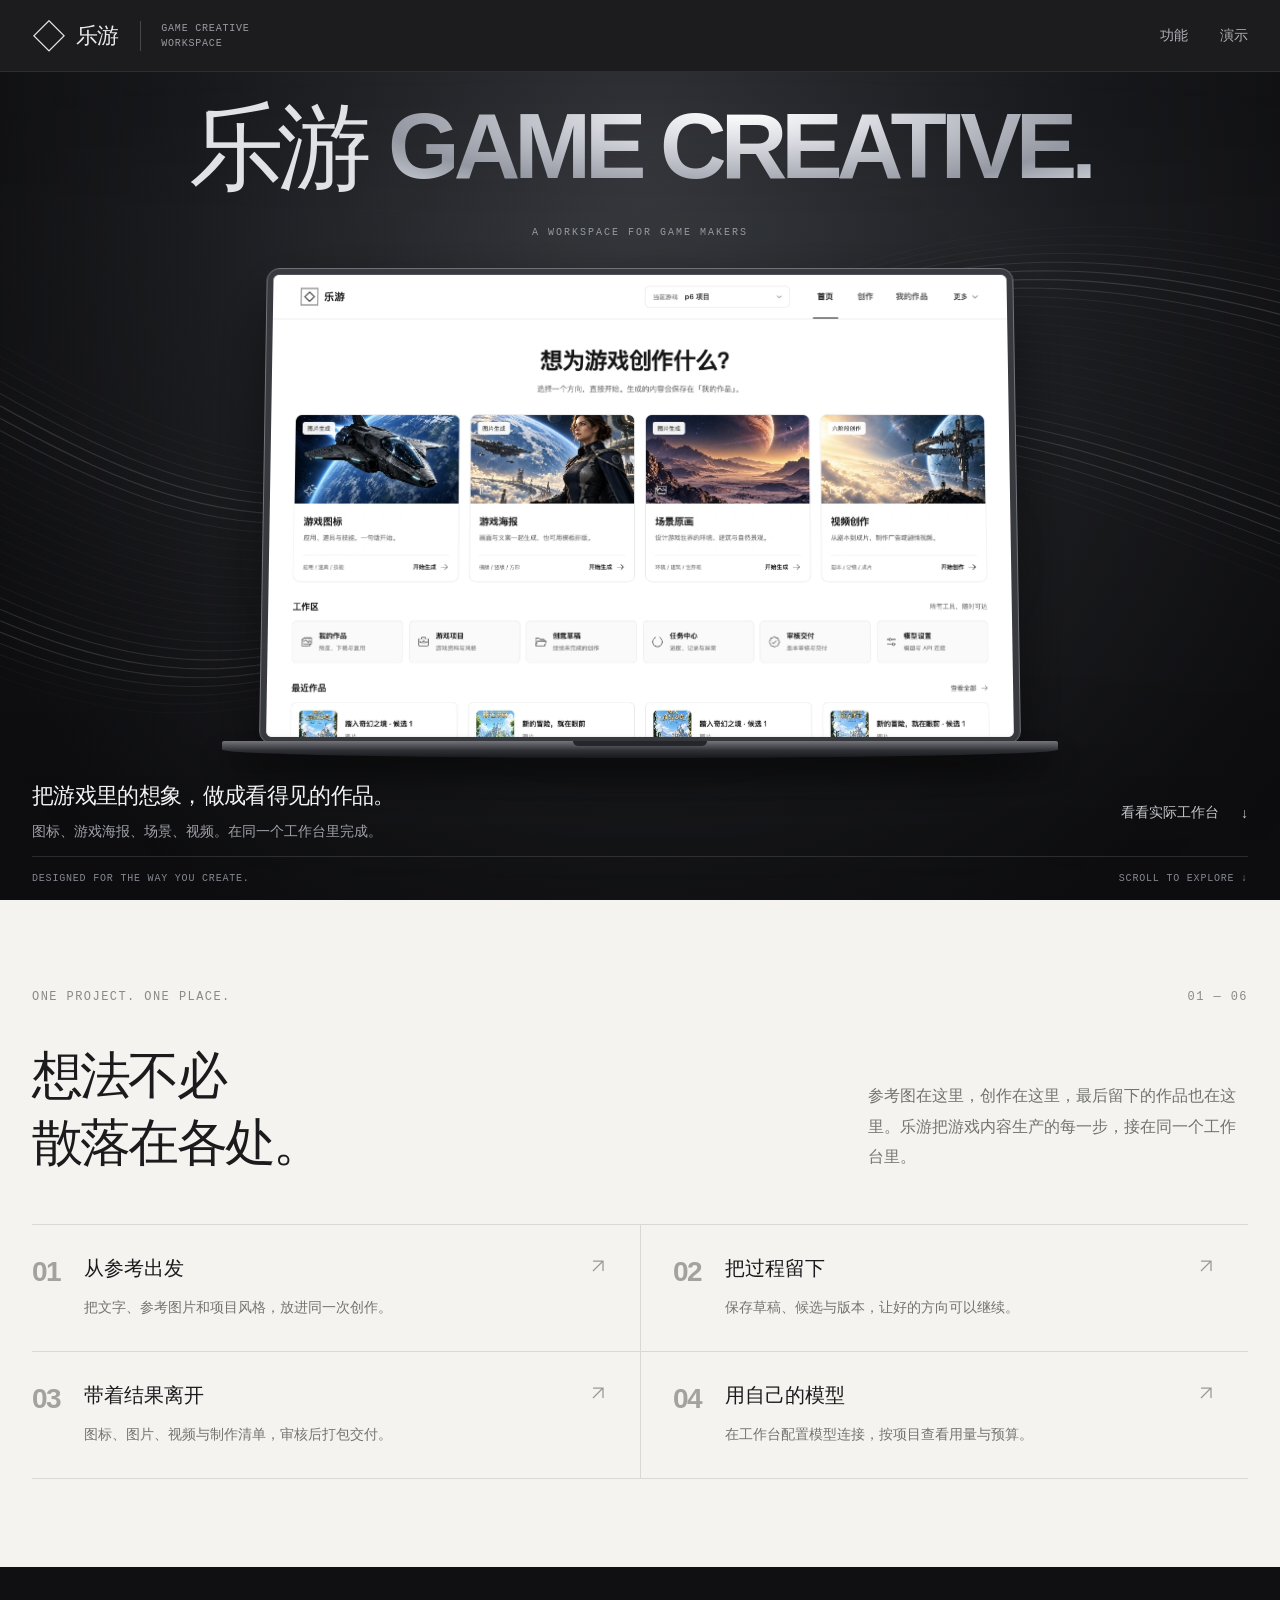
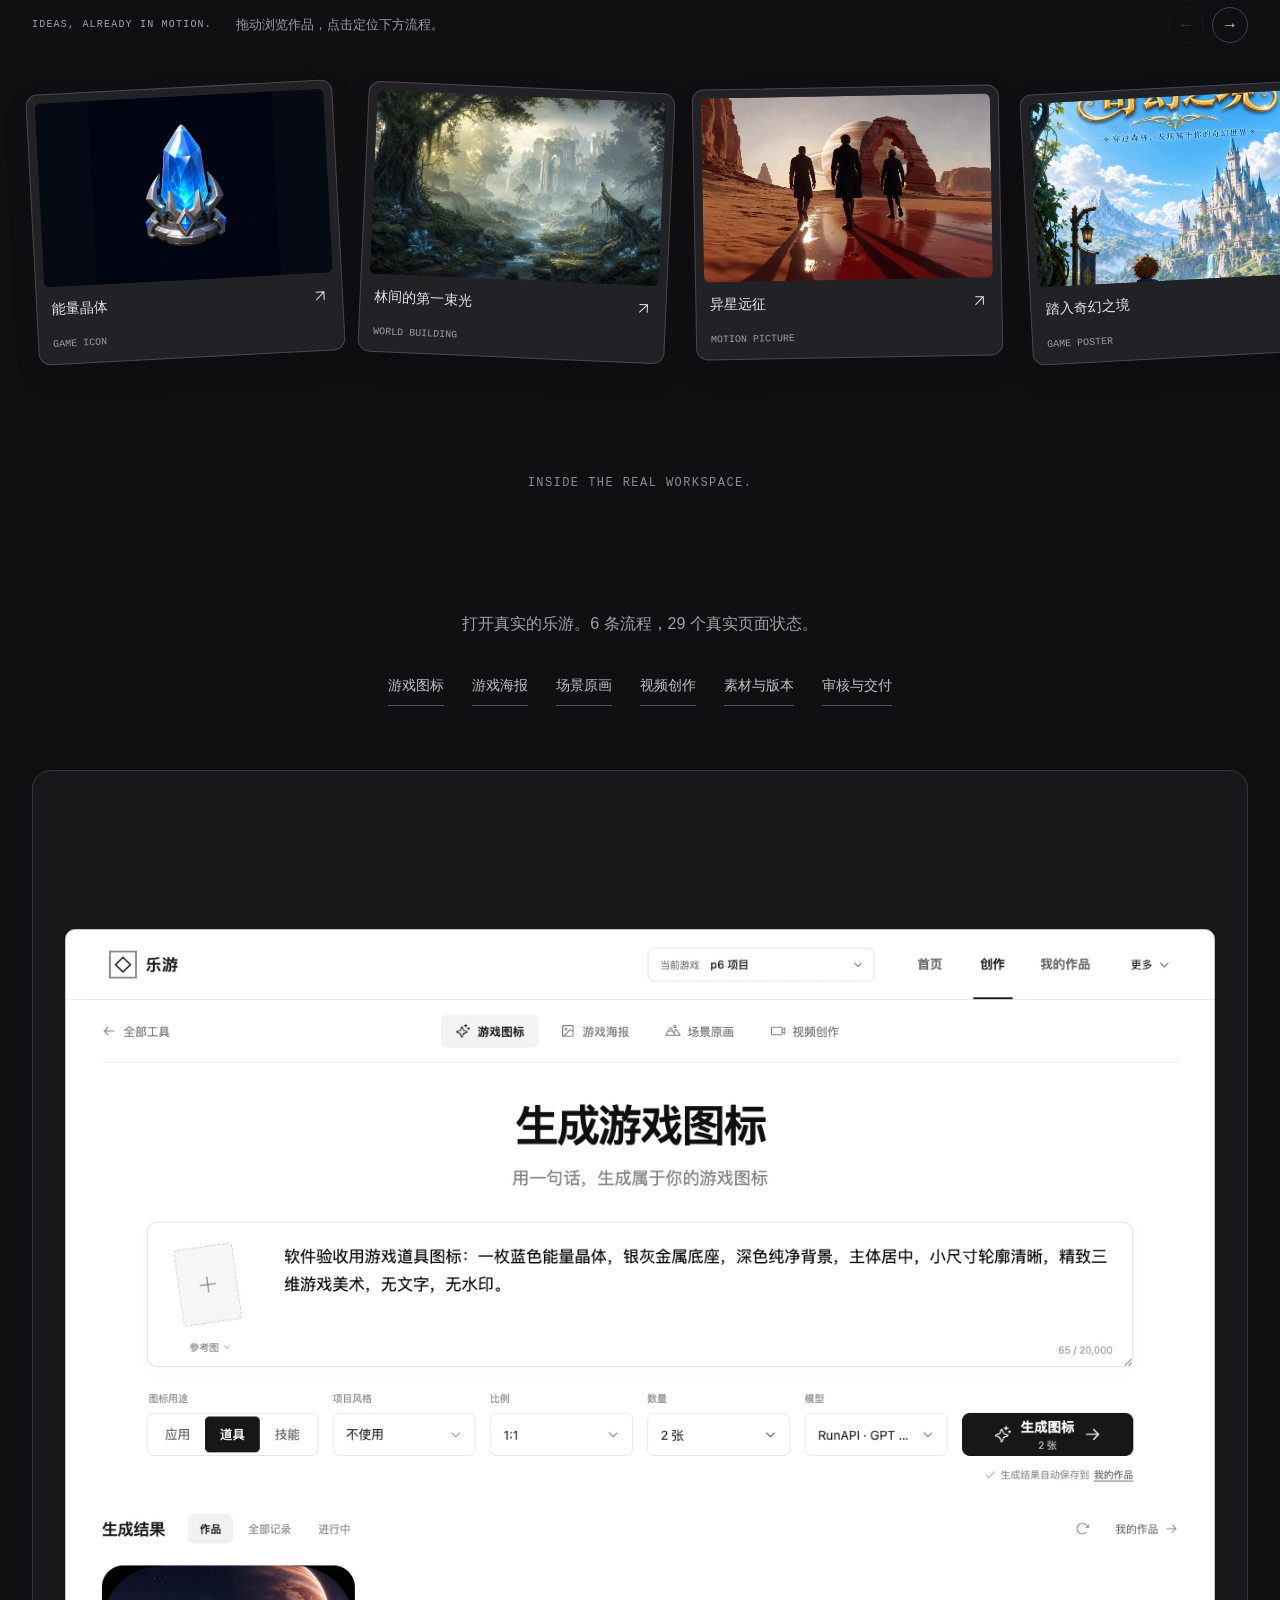
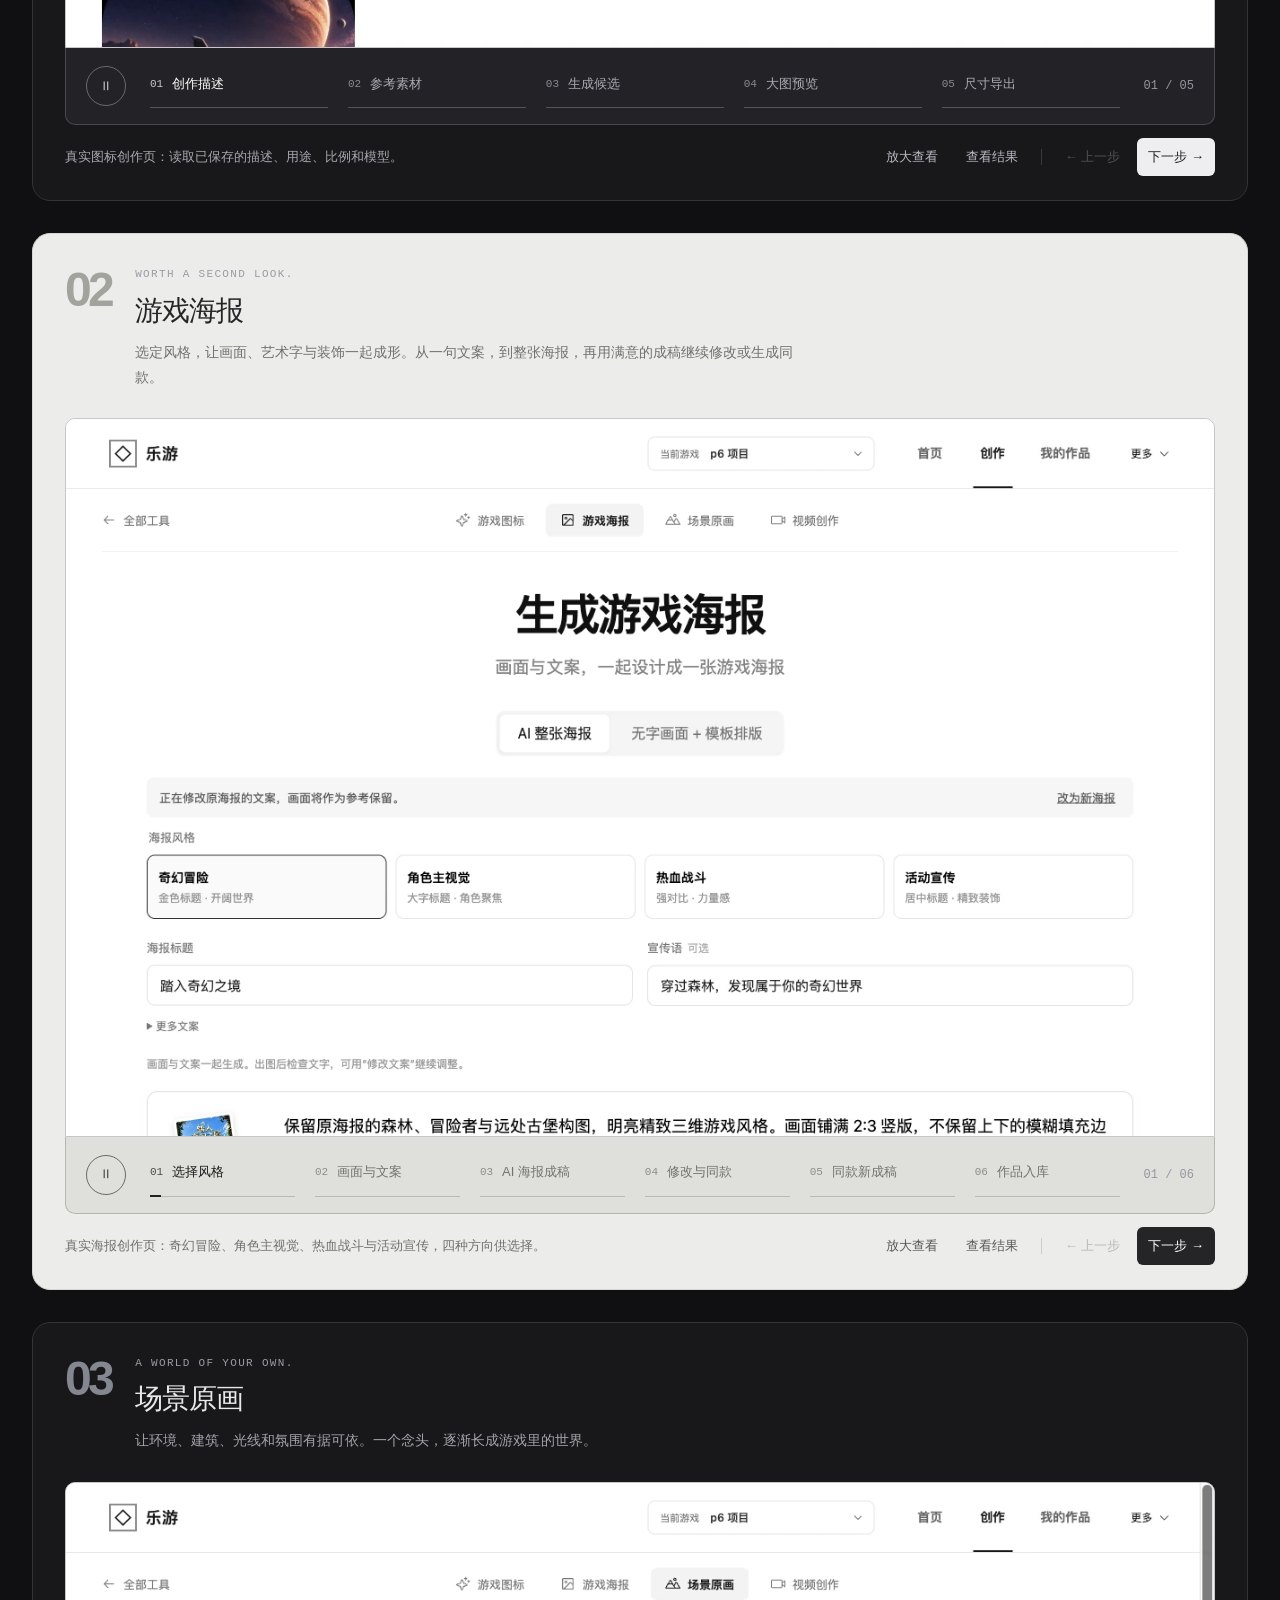
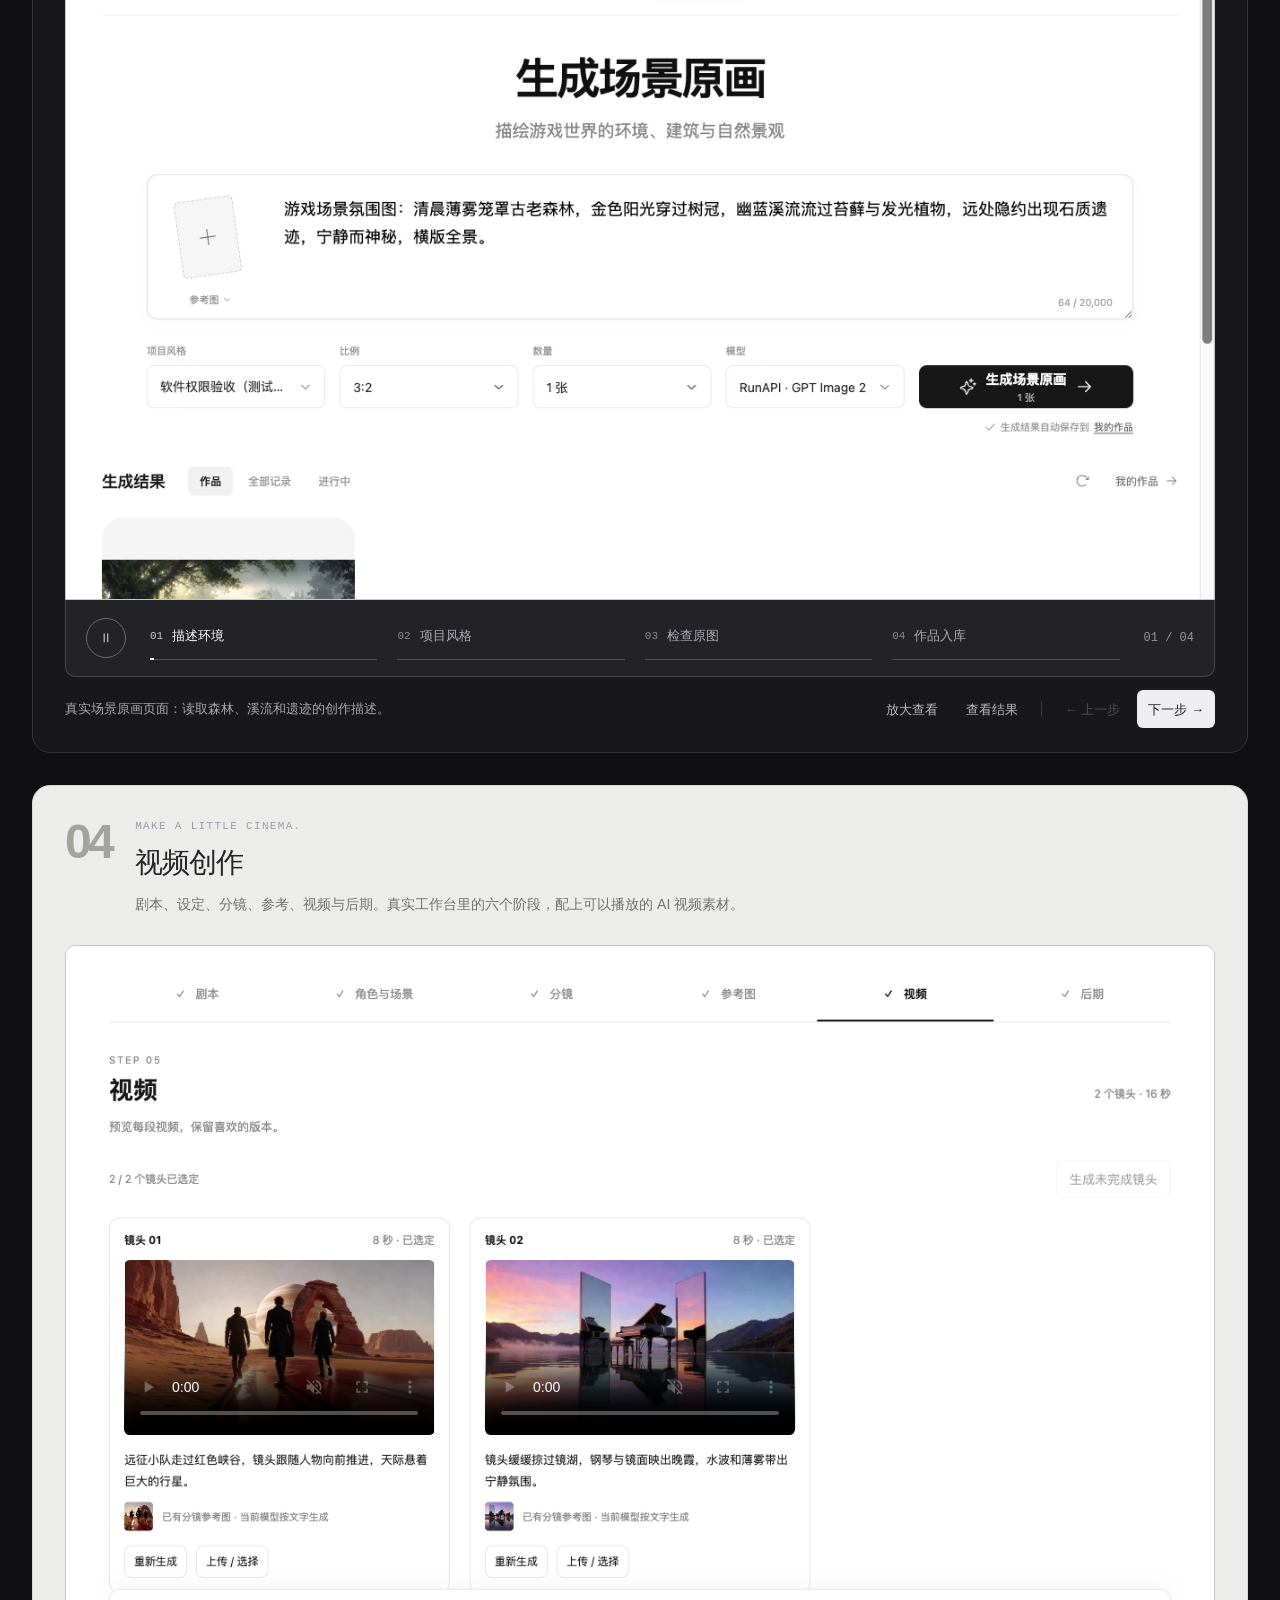
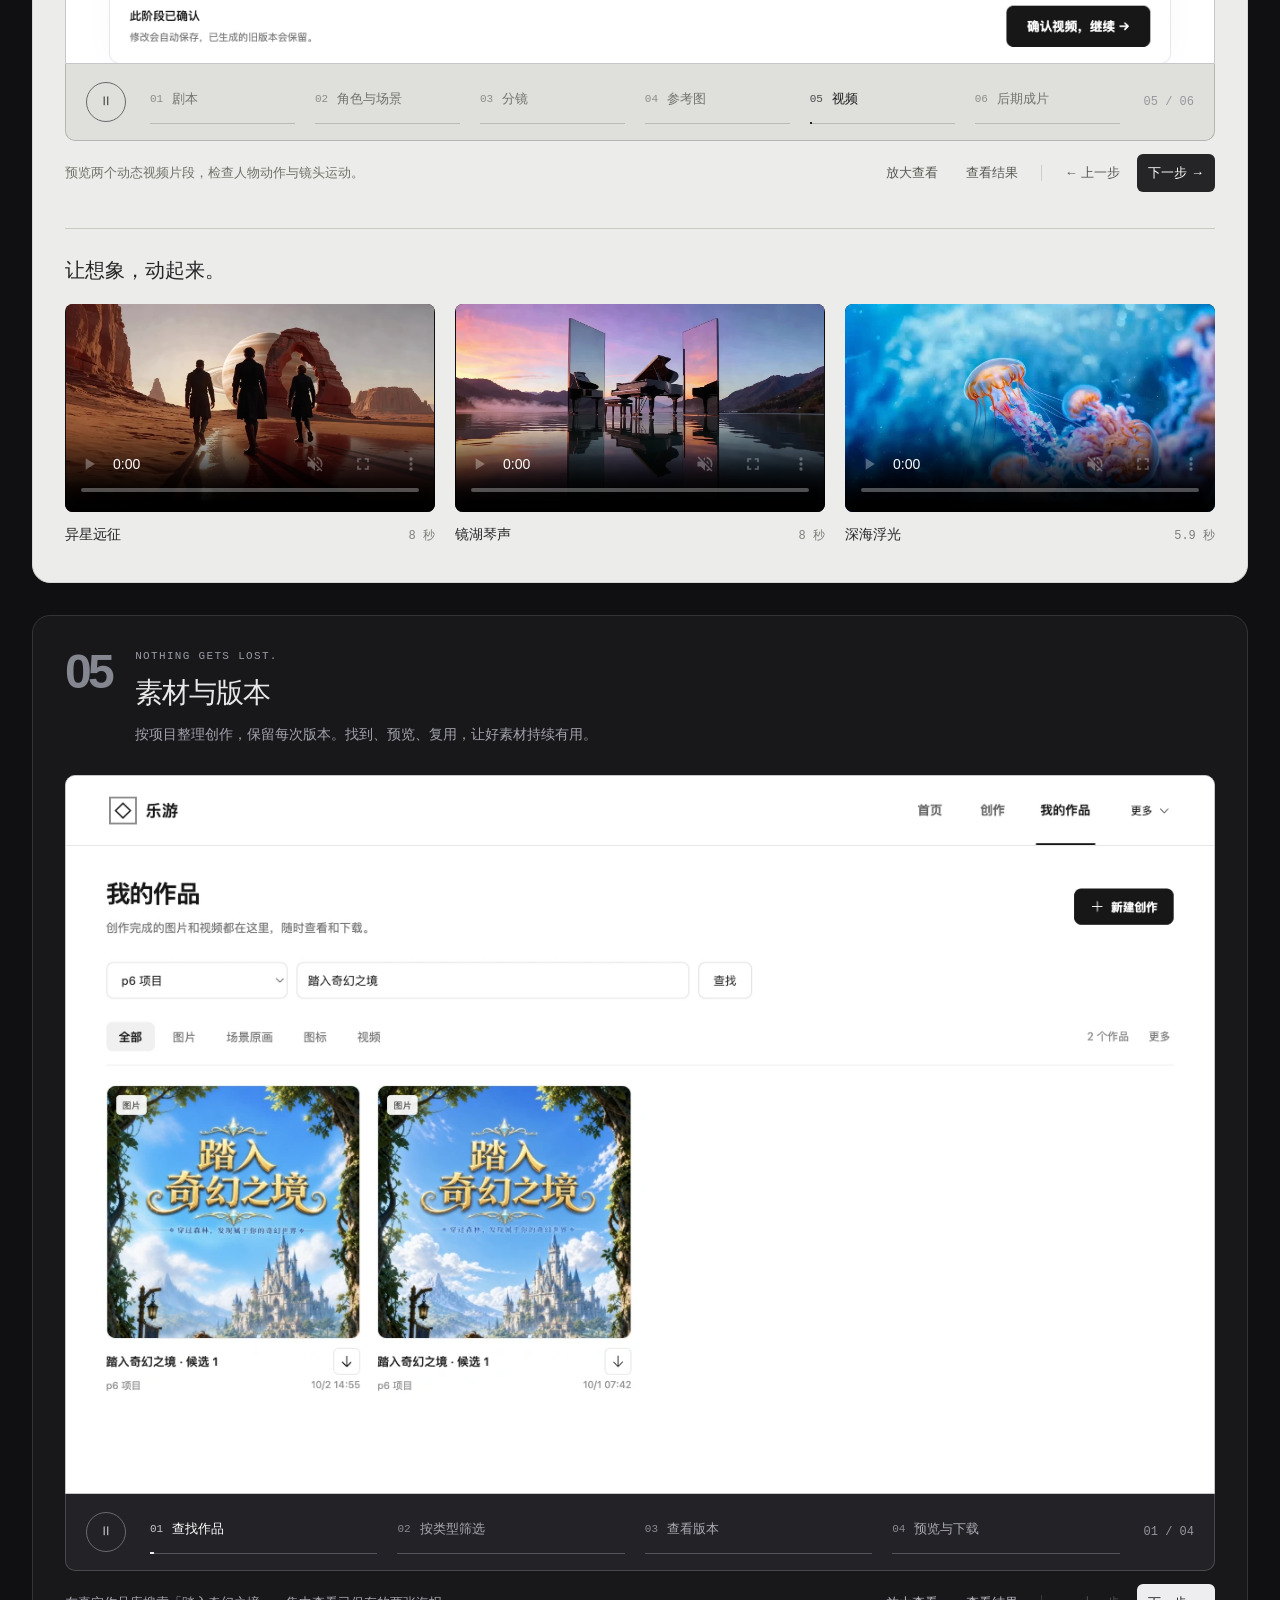
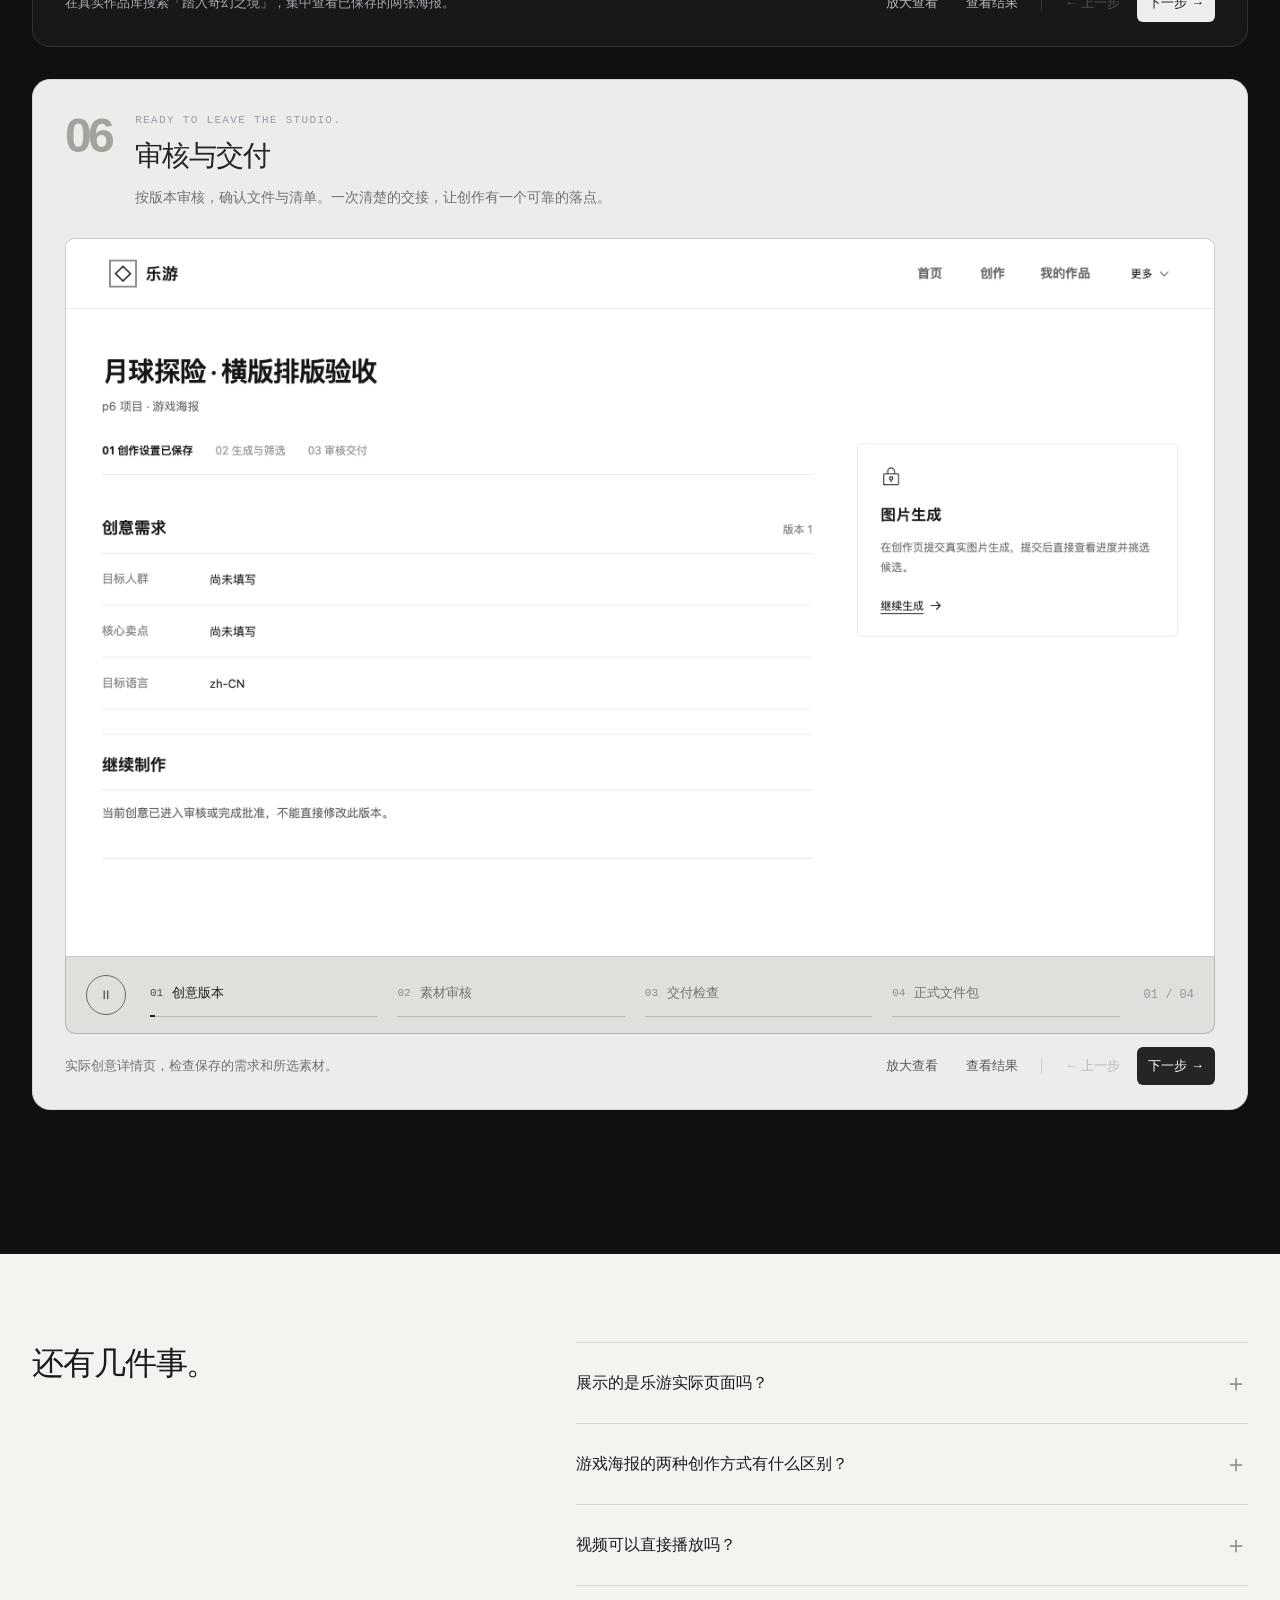
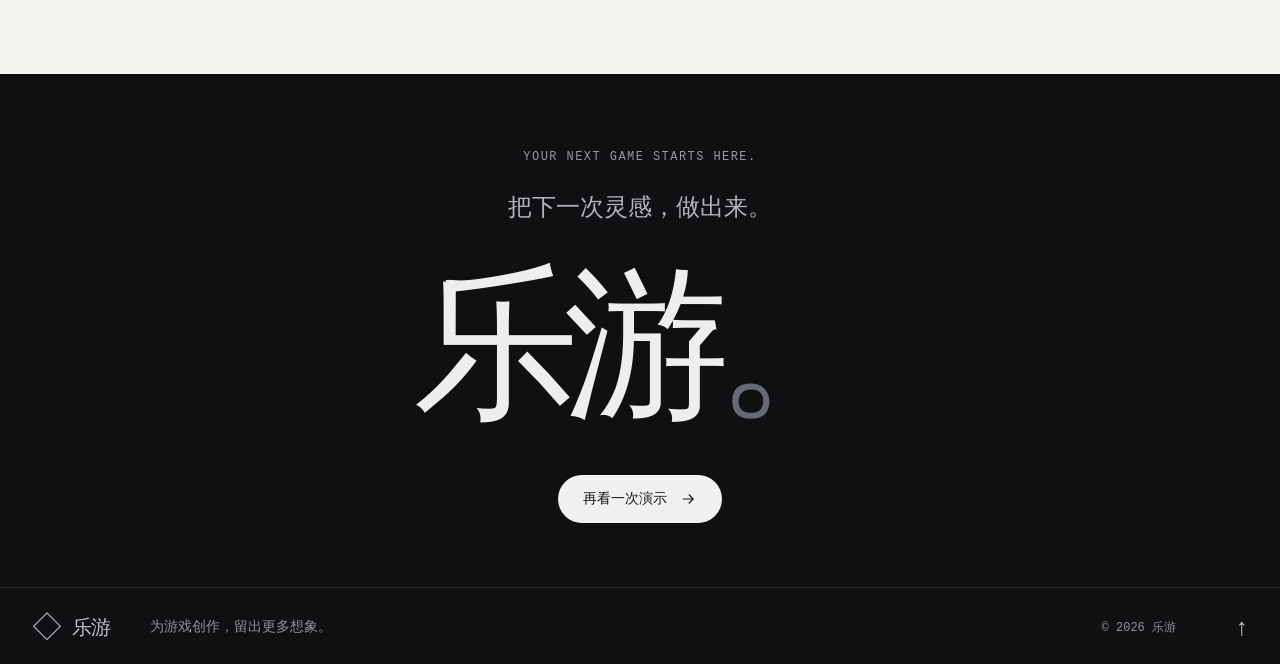
<file: index.html>
<!doctype html>
<html lang="zh-CN">
  <head>
    <meta charset="UTF-8" />
    <meta name="viewport" content="width=device-width, initial-scale=1.0" />
    <meta name="theme-color" content="#111111" />
    <meta name="description" content="为游戏创作而造。图标、游戏海报、场景、视频，从第一句描述到可以交付的作品，在一个工作台里完成。" />
    <meta property="og:title" content="乐游 — 从想法到游戏作品" />
    <meta property="og:description" content="为游戏创作而造。图标、游戏海报、场景、视频，从第一句描述到可以交付的作品，在一个工作台里完成。" />
    <meta property="og:type" content="website" />
    <title>乐游 — 从想法到游戏作品</title>
    <link rel="icon" type="image/svg+xml" href="./assets/favicon.svg" />
    <link rel="stylesheet" href="./styles.css" />
    <link rel="stylesheet" href="./motion.css">
    <link rel="modulepreload" href="./content.js" />
  </head>
  <body>
    <a class="skip-link" href="#main">跳转到主要内容</a>
    <div id="app"></div>
    <noscript><main class="no-script"><h1>乐游 · 游戏创意工作台</h1><p>从游戏图标、游戏海报、场景原画到视频工作流，让想象成为游戏的一部分。</p><p>请开启 JavaScript，查看完整的产品介绍与交互演示。</p></main></noscript>
    <script type="module" src="./app.js"></script>
  </body>
</html>
</file>
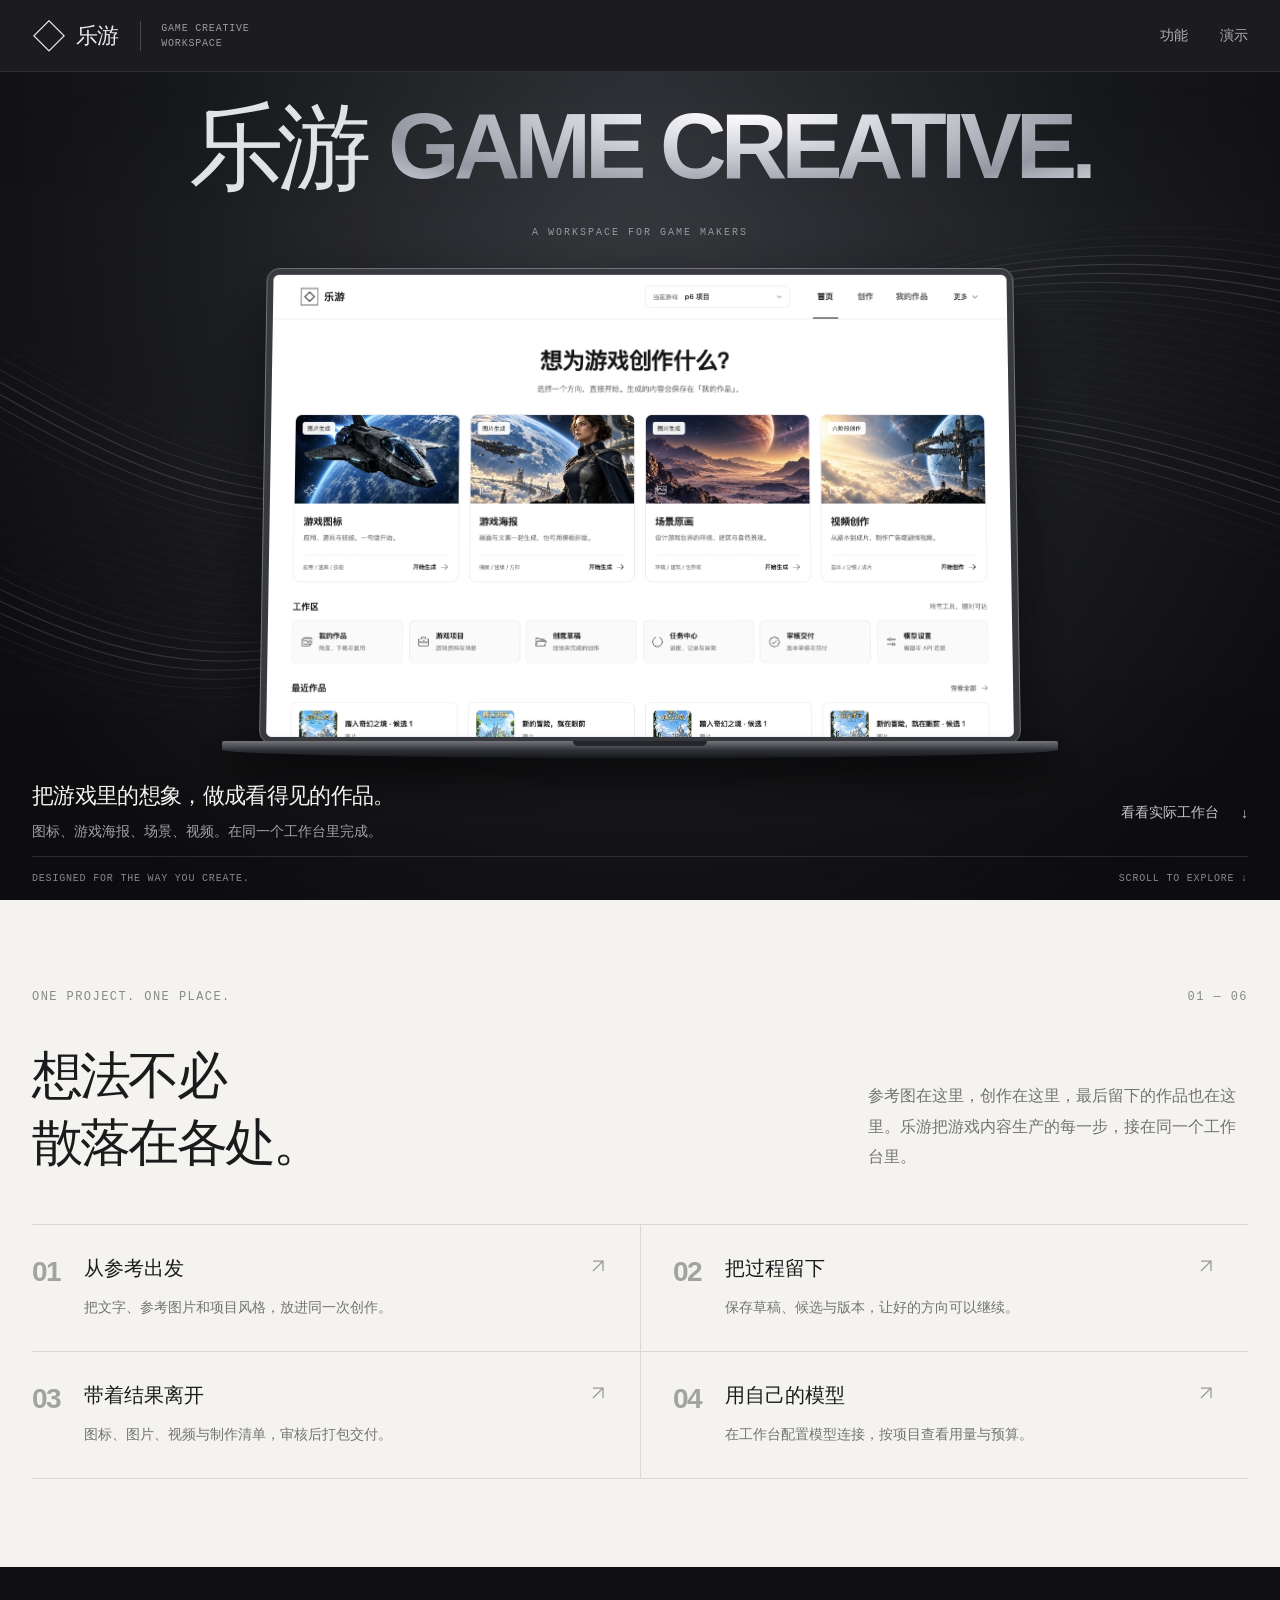
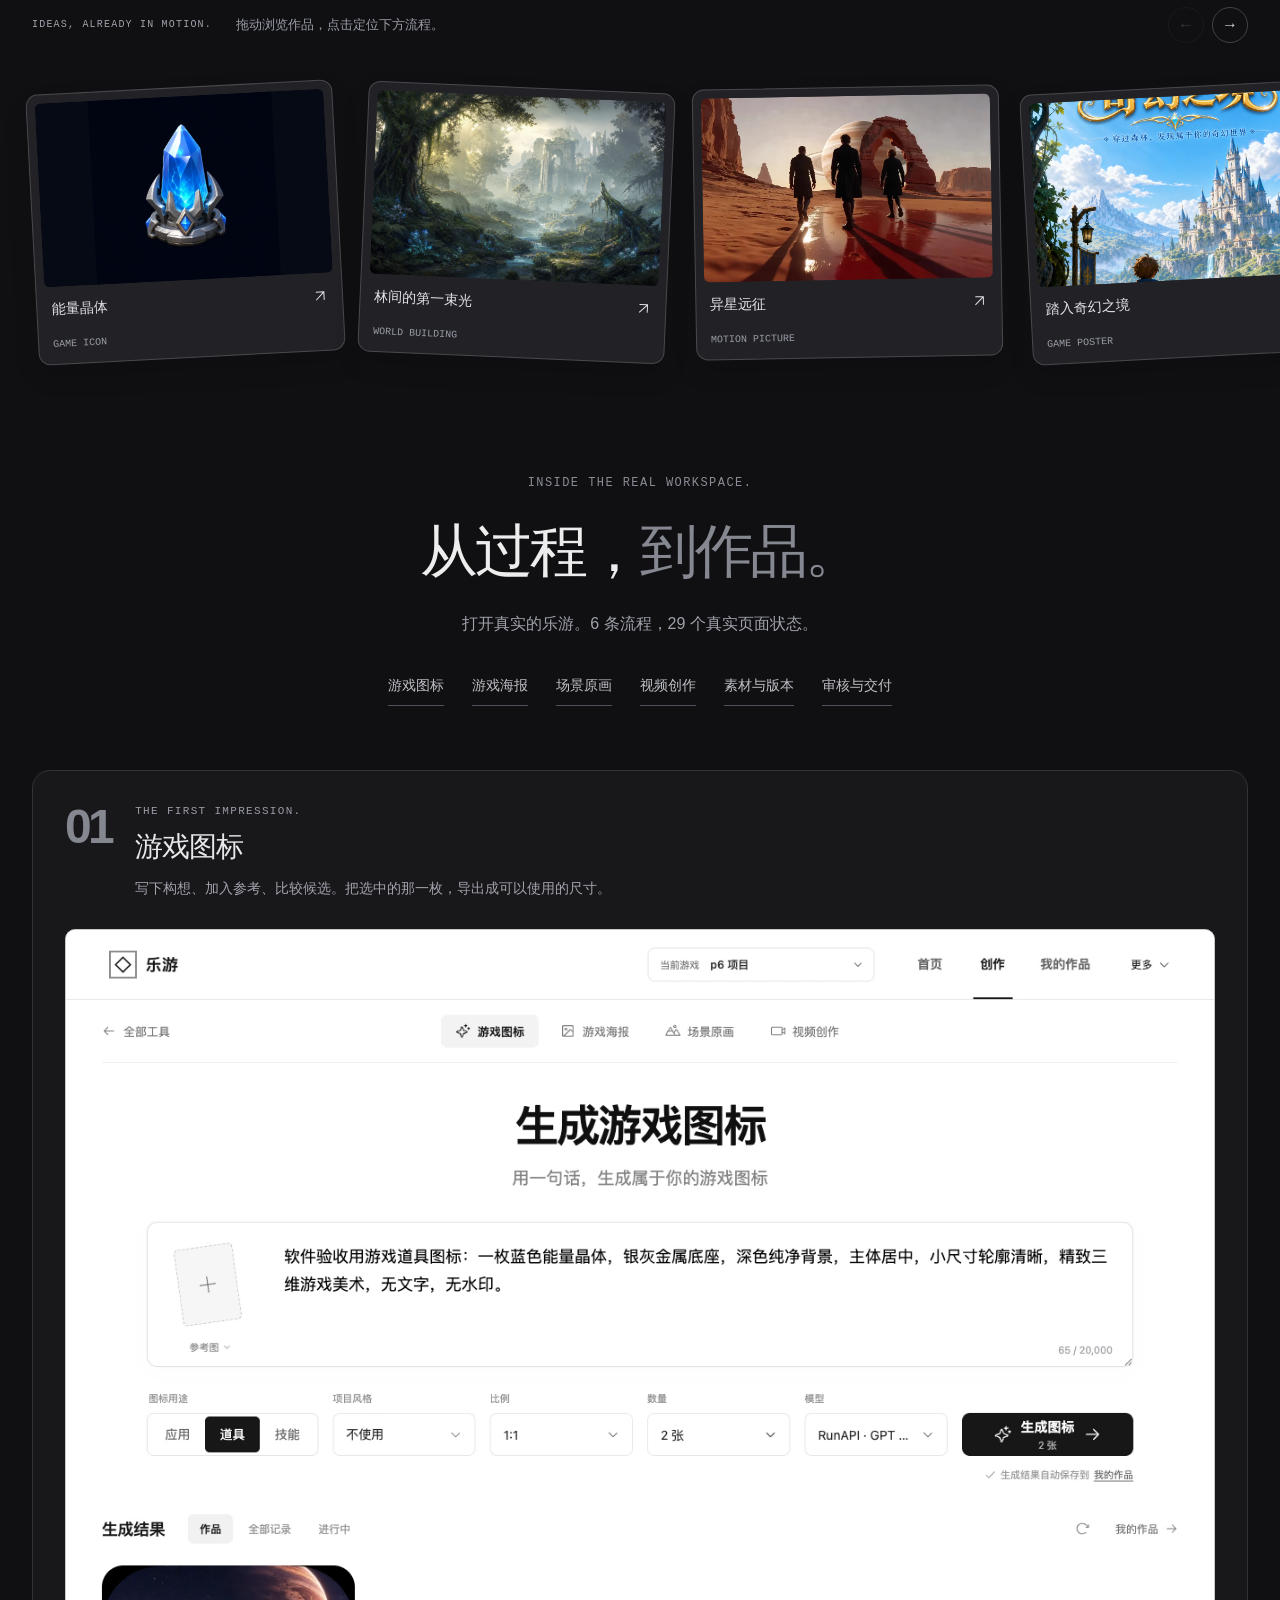
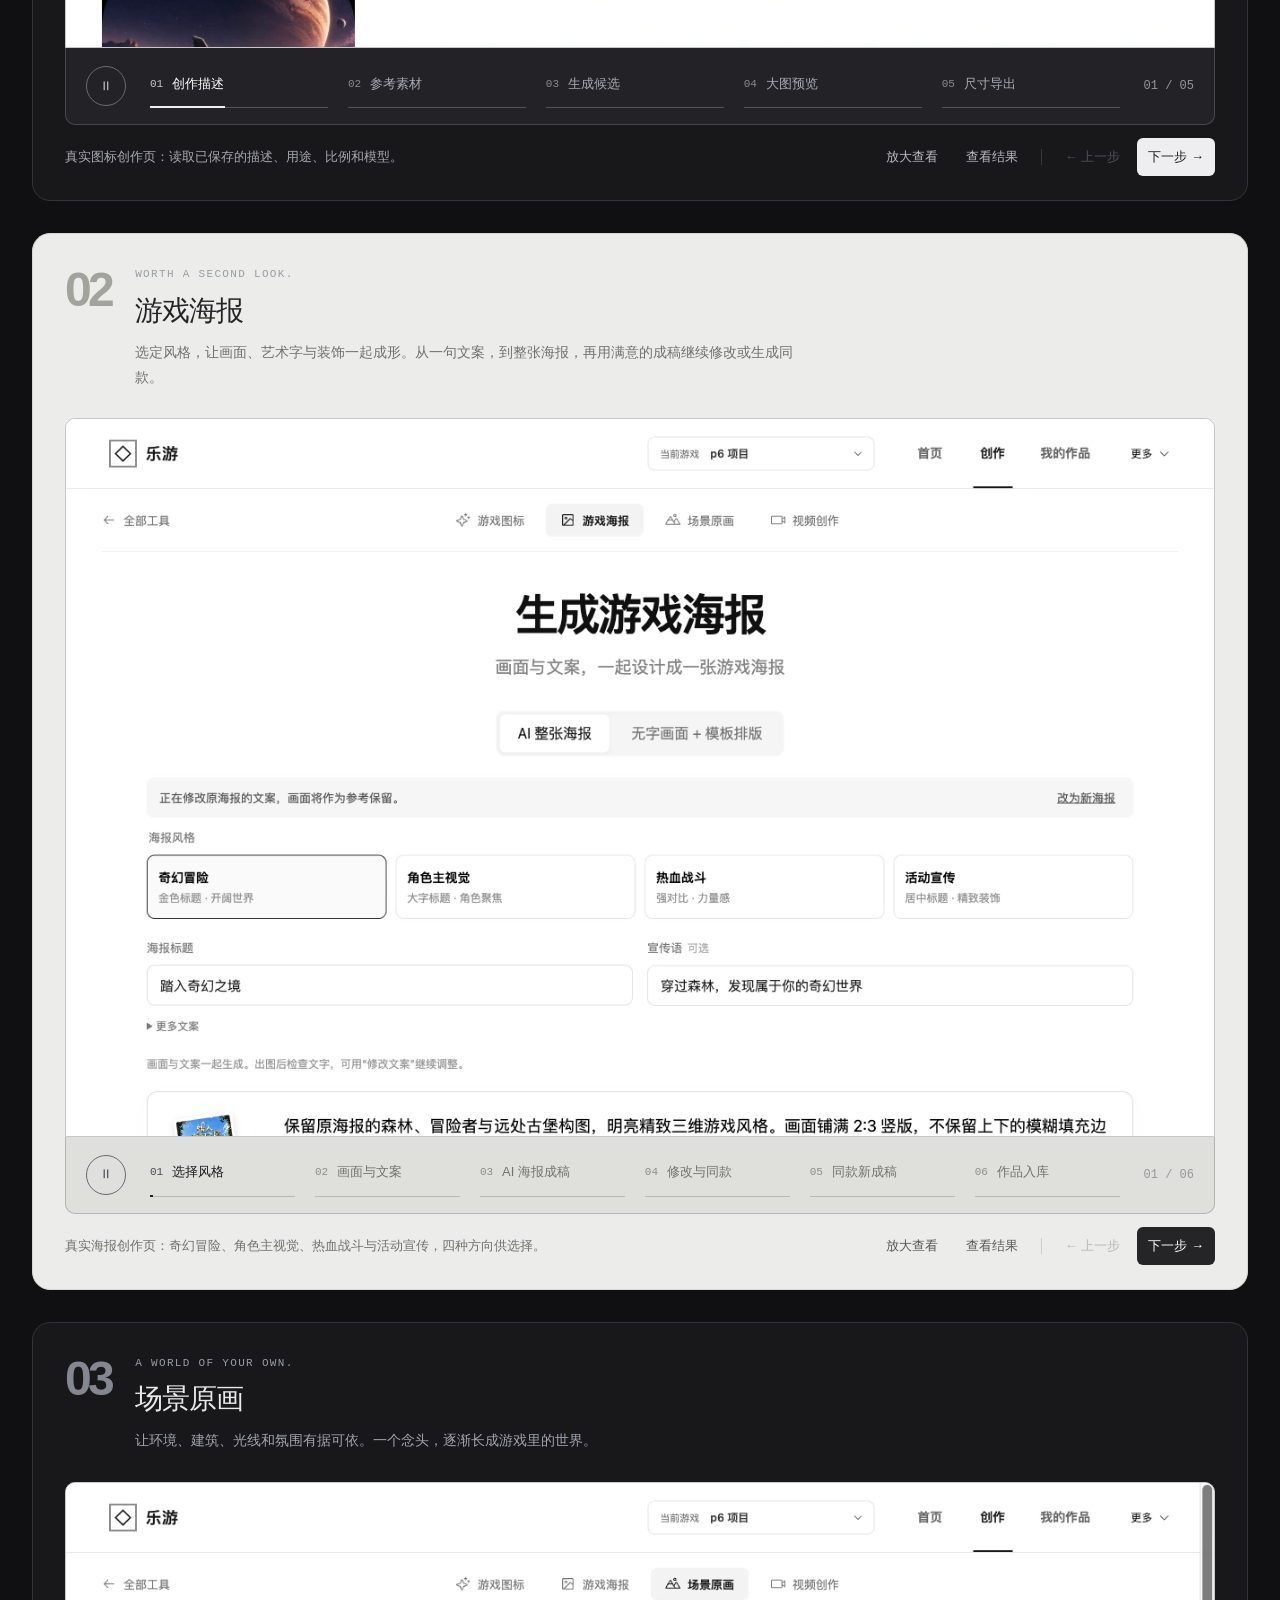
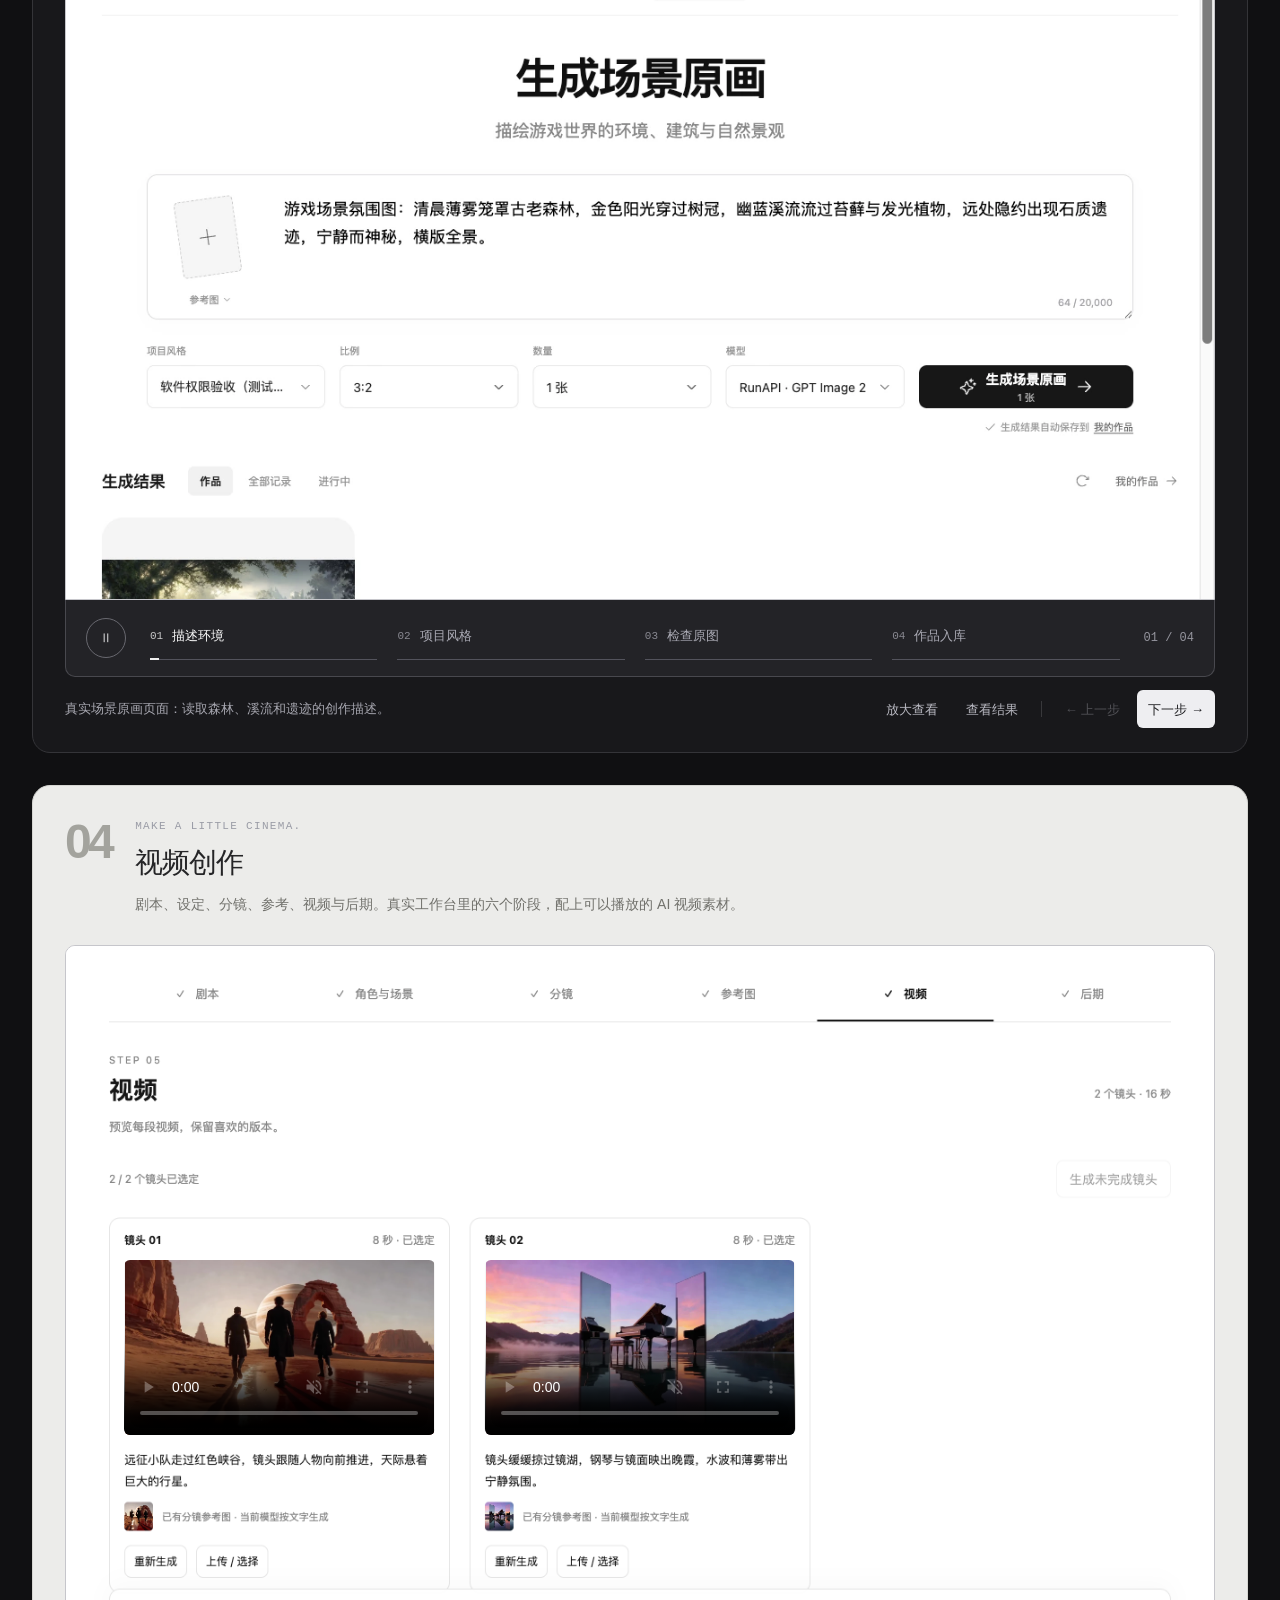
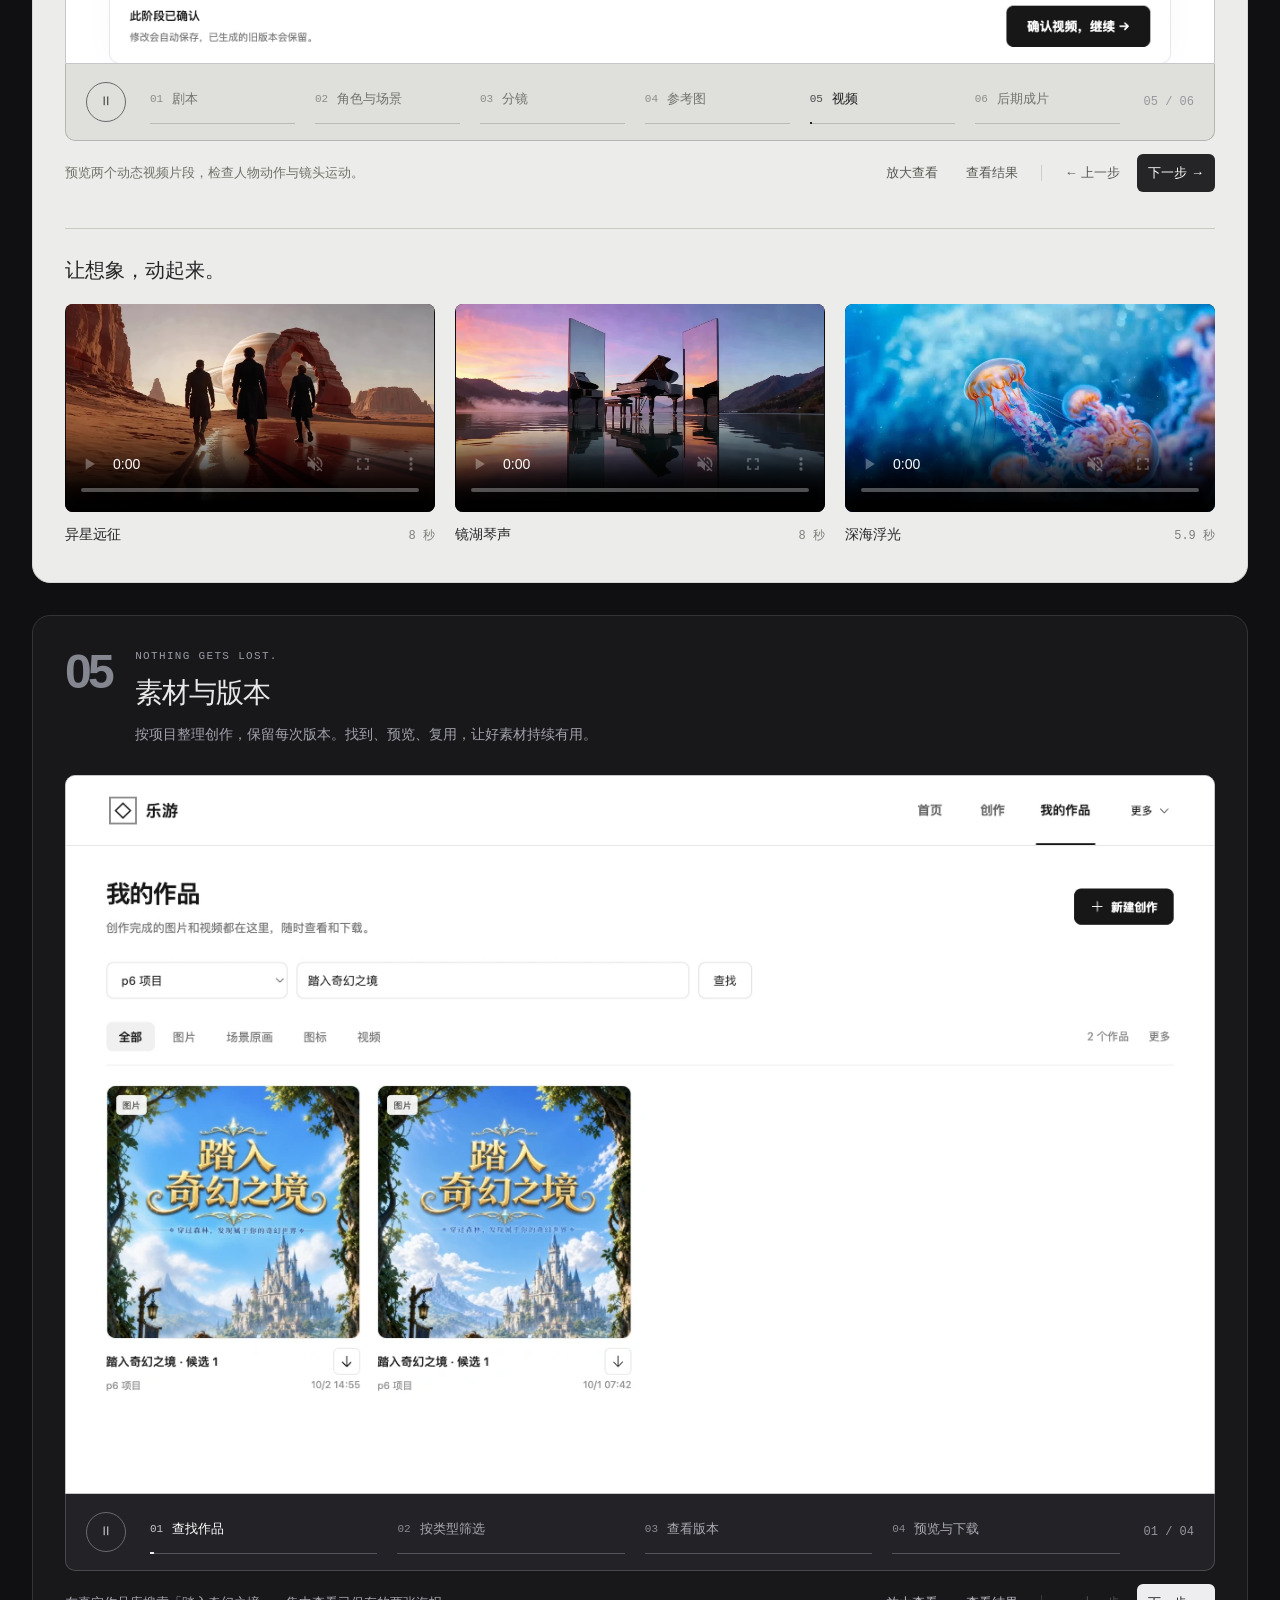
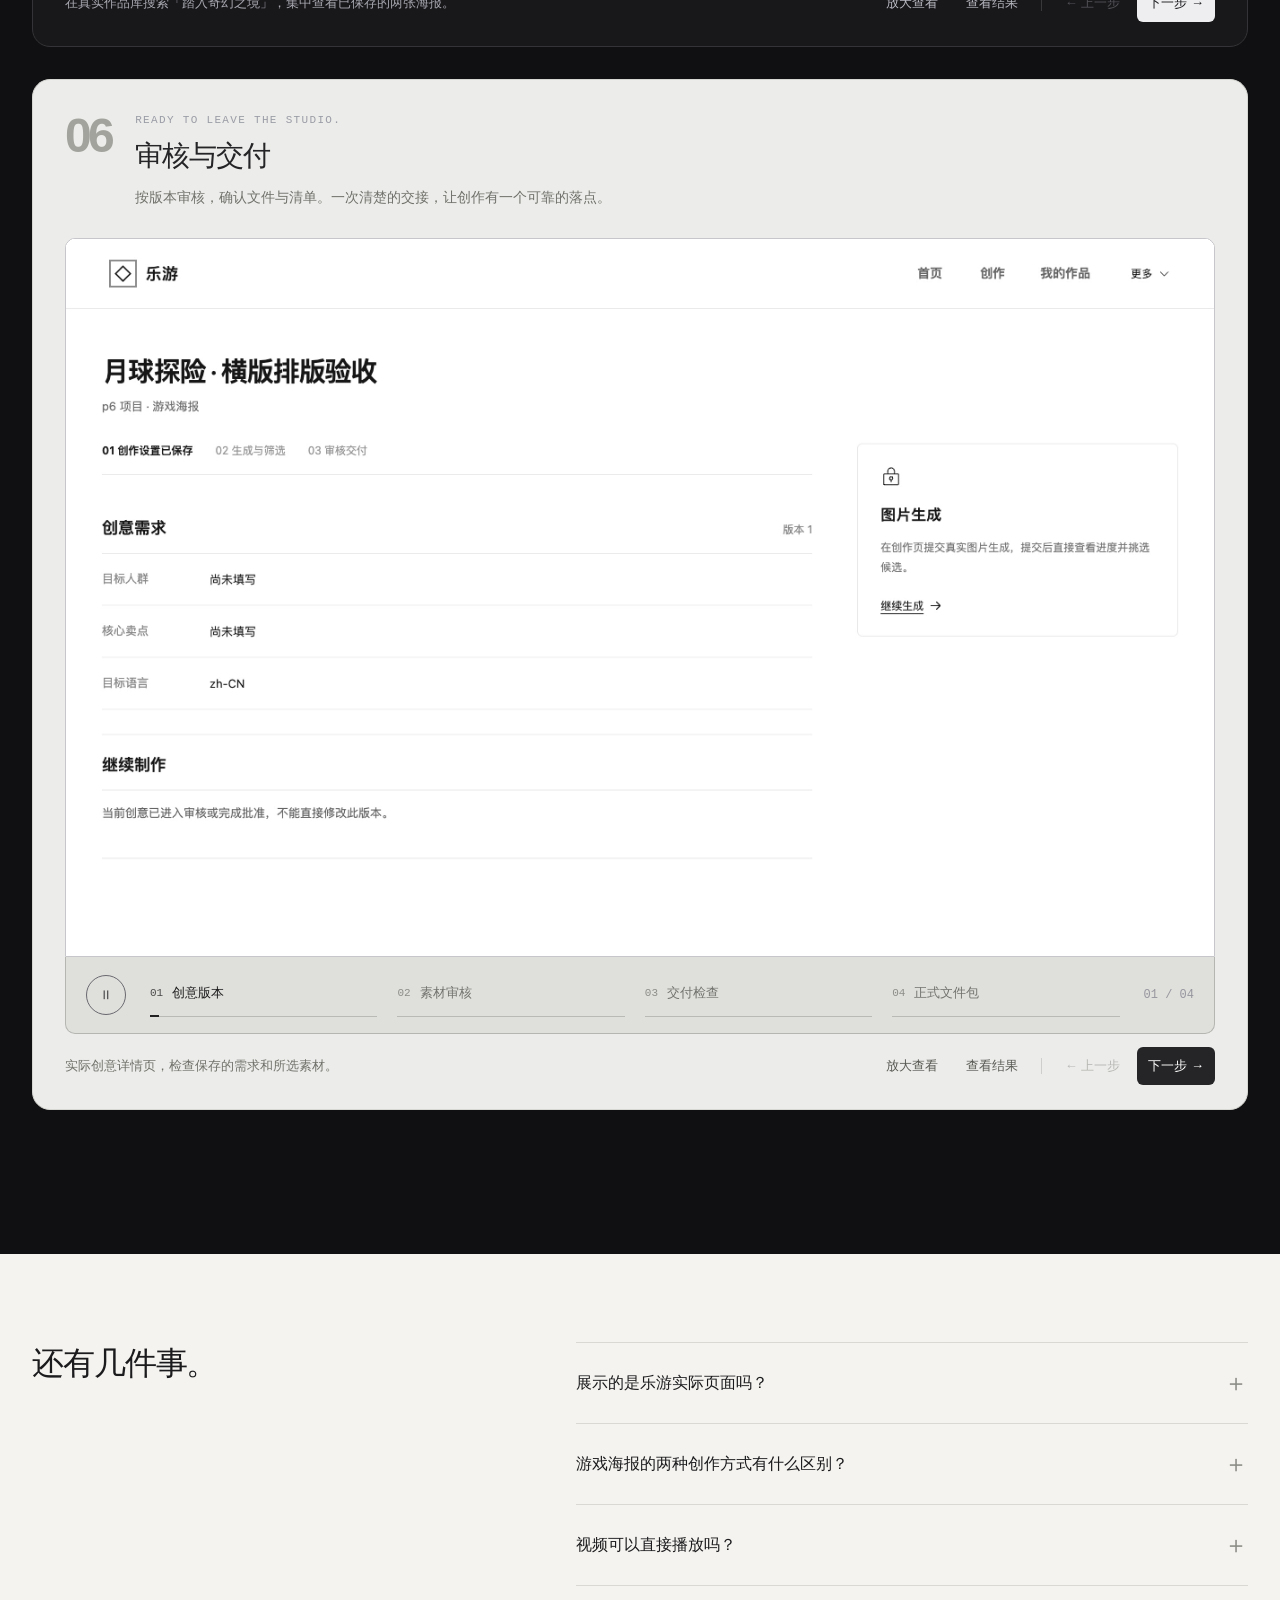
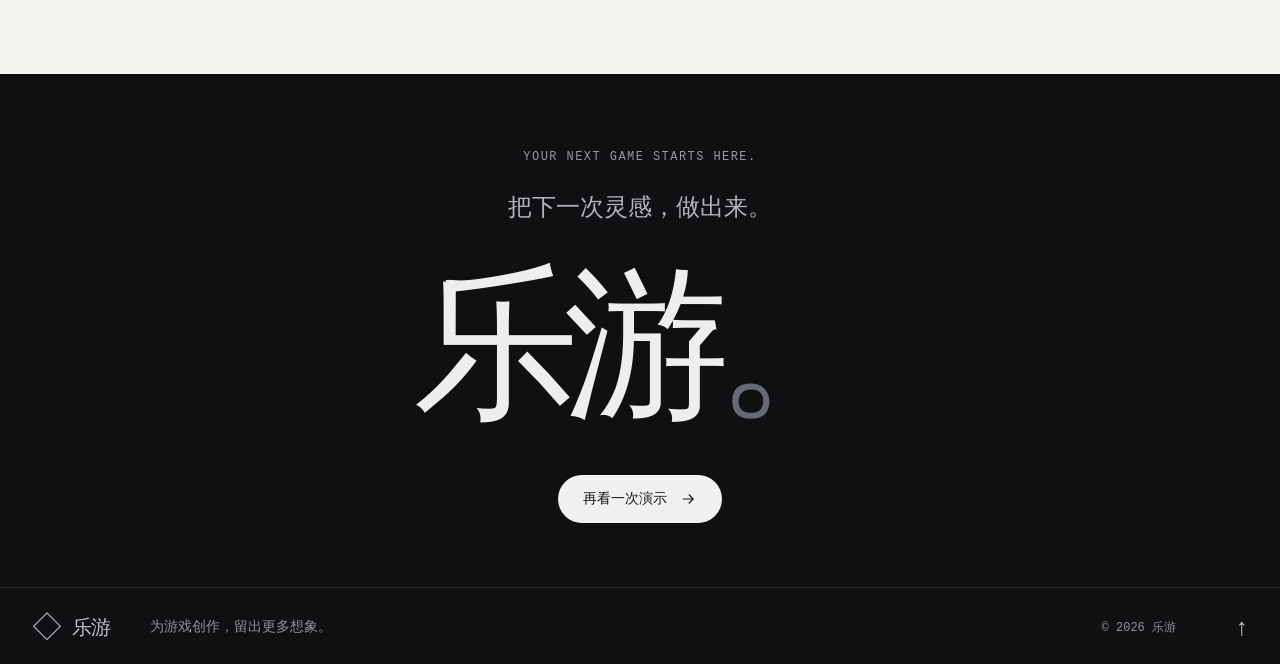
<file: demo.html>
<!doctype html>
<html lang="zh-CN"><head><meta charset="UTF-8"><meta name="viewport" content="width=device-width,initial-scale=1"><meta name="robots" content="noindex"><title>乐游 — 创作流程</title><link rel="icon" href="./assets/favicon.svg"></head><body><noscript><a href="./index.html#demos">在乐游首页查看创作流程</a></noscript><script type="module" src="./demo.js"></script></body></html>
</file>
<file: styles.css>
:root {
  --ink: #1b1b1d;
  --black: #101012;
  --paper: #f4f3ef;
  --muted: #74746f;
  --line: #d9d8d3;
  --gutter: max(32px, calc((100vw - 1280px) / 2));
  --display: 'Arial Black', 'Helvetica Neue', Arial, sans-serif;
  --body: -apple-system, BlinkMacSystemFont, 'Segoe UI', 'PingFang SC', 'Microsoft YaHei', sans-serif;
  --mono: 'SFMono-Regular', Consolas, monospace;
  font-family: var(--body);
  font-size: 16px;
  color: var(--ink);
  background: var(--paper);
  font-synthesis: none;
  -webkit-font-smoothing: antialiased;
  color-scheme: light;
}
* { box-sizing: border-box; }
html { scroll-behavior: smooth; scroll-padding-top: 96px; }
body { margin: 0; }
a { color: inherit; text-decoration: none; }
button { font: inherit; color: inherit; cursor: pointer; }
a, button, summary { -webkit-tap-highlight-color: transparent; }
button, summary { touch-action: manipulation; }
button:disabled { opacity: .35; cursor: default; }
button:focus-visible, a:focus-visible, summary:focus-visible { outline: 2px solid #878787; outline-offset: 4px; }
h1, h2, h3, h4, p, figure { margin: 0; }
svg { width: 22px; height: 22px; display: block; flex-shrink: 0; }
img, video { display: block; max-width: 100%; }
[hidden] { display: none !important; }
::selection { background: #c5c8ce; color: #111; }
.eyebrow { font: 12px/1.6 var(--mono); letter-spacing: .12em; }
.skip-link { position: fixed; top: -60px; left: 20px; background: white; padding: 15px; z-index: 200; }
.skip-link:focus { top: 10px; }
.pill { display: inline-flex; align-items: center; justify-content: center; gap: 12px; min-height: 48px; padding: 0 24px; border-radius: 28px; font-size: 14px; font-weight: 600; border: 1px solid transparent; transition: background .2s, transform .2s; }
.pill svg { width: 18px; height: 18px; }
.pill:hover { transform: translateY(-2px); }
.pill-light { background: #f0f0f2; color: #171717; }
.pill-light:hover { background: white; }
.pill-dark { background: #222225; color: white; }
.pill-dark:hover { background: #414145; }
.pill-outline { background: transparent; border-color: #c9c9c3; }
.text-button { min-height: 44px; padding: 0 12px; border: 0; background: none; font-size: 14px; }
.site-header { height: 72px; padding: 0 var(--gutter); display: flex; align-items: center; gap: 32px; background: #101012f2; color: #e9e9eb; position: sticky; top: 0; z-index: 80; backdrop-filter: blur(20px); border-bottom: 1px solid #ffffff14; }
.brand { display: flex; align-items: center; gap: 10px; flex-shrink: 0; }
.logo-mark { font-size: 34px; line-height: 1; }
.brand b { font-size: 22px; letter-spacing: -.04em; }
.brand > span:last-child:not(.logo-mark) { font: 10px/1.5 var(--mono); letter-spacing: .08em; border-left: 1px solid #ffffff30; padding-left: 20px; margin-left: 12px; color: #999ba3; }
.desktop-nav { display: flex; gap: 32px; margin-left: auto; }
.desktop-nav a { display: grid; align-items: center; min-height: 44px; font-size: 14px; color: #b1b1b9; }
.desktop-nav a:hover { color: white; }
.menu-toggle, .mobile-nav { display: none; }

/* A full-size desktop browser, with the page in normal document flow. */
.hero { position: relative; padding: 48px var(--gutter) 28px; background: radial-gradient(ellipse at 50% 10%, #303237, #17181b 50%, #0d0d0f 85%); color: #f3f3f3; overflow: hidden; display: flex; flex-direction: column; }
.hero-kicker { order: 0; font: 12px/1.5 var(--mono); letter-spacing: .16em; color: #989ba3; margin-bottom: 20px; }
.hero-wordmark { order: 1; display: flex; align-items: center; gap: 24px; color: #e1e2e5; }
.hero-wordmark > span { font-size: clamp(48px, 5vw, 72px); font-weight: 800; line-height: 1.1; letter-spacing: -.07em; white-space: nowrap; }
.hero-wordmark h1 { font: 900 clamp(40px, 4.6vw, 66px)/1.1 var(--display); letter-spacing: -.065em; background: linear-gradient(#f6f6f7, #9da0a9); color: transparent; background-clip: text; white-space: nowrap; }
.hero-bottom { order: 2; display: flex; justify-content: space-between; gap: 40px; align-items: center; margin: 24px 0 36px; }
.hero-bottom h2 { font-size: 24px; line-height: 1.5; letter-spacing: -.03em; font-weight: 500; }
.hero-bottom h2 br { display: none; }
.hero-bottom p { font-size: 16px; line-height: 1.7; color: #a0a2aa; margin-top: 8px; }
.hero-actions { display: flex; align-items: center; gap: 28px; flex-shrink: 0; }
.hero-watch { display: flex; align-items: center; gap: 22px; font-size: 14px; color: #c4c6cc; min-height: 44px; }
.hero-stage { order: 3; position: relative; width: 100%; max-width: 1280px; margin: 0 auto; }
.hero-product { position: relative; box-shadow: 0 30px 70px #0006; border-radius: 12px; }
.hero-product .product-window { border: 1px solid #6a6c73; border-radius: 12px; }
.hero-product .window-chrome { background: #27292d; color: #aeb1bb; border-color: #3b3d44; }
.hero-product .traffic i { background: #61646c; }
.hero-platform { display: none; }
.hero-player-controls { display: flex; justify-content: center; align-items: center; gap: 20px; margin-top: 18px; color: #aaaeb7; font-size: 12px; }
.hero-player-controls button { border: 1px solid #ffffff35; color: #eee; background: #ffffff09; border-radius: 50%; width: 36px; height: 36px; font-size: 12px; }
.hero-baseline { order: 4; margin-top: 24px; padding-top: 20px; border-top: 1px solid #ffffff20; display: flex; justify-content: space-between; font: 11px/1.5 var(--mono); letter-spacing: .08em; color: #858892; }

/* Editorial rhythm and normal web typography. */
.intro { padding: 88px var(--gutter); background: var(--paper); }
.intro-top { display: flex; justify-content: space-between; color: #8a8a84; }
.intro-copy { display: flex; justify-content: space-between; align-items: flex-end; gap: 80px; margin: 36px 0 48px; }
.intro-copy h2 { font-size: clamp(40px, 4vw, 56px); line-height: 1.3; font-weight: 600; letter-spacing: -.055em; }
.intro-copy > p { max-width: 380px; font-size: 16px; line-height: 1.9; color: var(--muted); padding-bottom: 4px; }
.feature-list { display: grid; grid-template-columns: 1fr 1fr; border-top: 1px solid var(--line); }
.feature-list article { display: flex; gap: 24px; padding: 30px 32px 30px 0; border-bottom: 1px solid var(--line); align-items: flex-start; }
.feature-list article:nth-child(even) { padding-left: 32px; border-left: 1px solid var(--line); }
.feature-list article > span { font: 800 28px/1.2 var(--display); letter-spacing: -.06em; color: #a3a39d; }
.feature-list h3 { font-size: 20px; font-weight: 600; margin-bottom: 12px; }
.feature-list p { font-size: 14px; line-height: 1.9; color: var(--muted); }
.feature-list svg { margin-left: auto; color: #9a9a94; width: 20px; }
.demos-intro { padding: 80px var(--gutter) 56px; text-align: center; background: var(--black); color: #ededee; }
.demos-intro > .eyebrow { color: #8a8c95; }
.demos-intro h2 { font-size: clamp(44px, 4.5vw, 64px); line-height: 1.2; letter-spacing: -.05em; font-weight: 600; margin: 24px 0; }
.demos-intro h2 br { display: none; }
.demos-intro h2 em { font-style: normal; color: #858791; }
.demos-intro > p { font-size: 16px; line-height: 1.8; color: #a0a2ab; }
.demo-jump { display: flex; justify-content: center; gap: 28px; flex-wrap: wrap; margin-top: 28px; }
.demo-jump a { font-size: 14px; color: #c0c1c7; border-bottom: 1px solid #51515b; padding: 10px 0; }
.demo-jump a:hover { color: white; }
.chapters { background: var(--black); padding: 8px var(--gutter) 64px; }
.chapter { padding: 32px 32px 24px; border: 1px solid #343438; border-radius: 18px; background: #18181b; color: #e8e8e9; max-width: 1280px; margin: 0 auto 32px; scroll-margin-top: 96px; }
.chapter-light { background: #ececea; border-color: #d6d6d2; color: #252527; }
.chapter-heading { display: flex; gap: 24px; align-items: flex-start; margin-bottom: 28px; }
.chapter-index { font: 850 48px/1 var(--display); letter-spacing: -.075em; color: #848690; }
.chapter-light .chapter-index { color: #a3a39d; }
.chapter-heading .eyebrow { font-size: 11px; color: #9a9ca6; display: block; margin-bottom: 8px; }
.chapter-heading h2 { font-size: 28px; font-weight: 600; letter-spacing: -.035em; margin-bottom: 10px; }
.chapter-heading p { font-size: 14px; line-height: 1.8; max-width: 680px; color: #a2a3ac; }
.chapter-light .chapter-heading p { color: #71716c; }
.player-stage { padding: 0; }
.player-stage .product-window { border-radius: 10px 10px 0 0; box-shadow: none; }
.player-controls { display: flex; align-items: center; gap: 24px; padding: 16px 20px; background: #232327; border: 1px solid #48484e; border-top: 0; border-radius: 0 0 10px 10px; }
.chapter-light .player-controls { background: #dfdfdb; border-color: #b5b5b2; }
.play-button { background: transparent; border: 1px solid #696970; border-radius: 50%; height: 40px; width: 40px; color: inherit; font-size: 12px; flex-shrink: 0; }
.player-steps { display: flex; gap: 20px; flex: 1; min-width: 0; }
.player-steps button { min-height: 44px; padding: 6px 0 10px; border: 0; background: none; position: relative; display: flex; gap: 9px; color: #aaaab4; font-size: 13px; flex: 1; align-items: center; text-align: left; border-bottom: 1px solid #53535c; }
.player-steps button > span { font: 11px var(--mono); opacity: .75; }
.player-steps button > b { font-weight: 400; white-space: nowrap; }
.player-steps button.active { color: white; }
.chapter-light .player-steps button { color: #72726f; border-color: #b9b9b5; }
.chapter-light .player-steps button.active { color: #1b1b1c; }
.player-steps button > i { position: absolute; left: 0; bottom: -1px; width: 0; height: 2px; background: #eee; }
.player-steps button.active > i { width: var(--step-progress, 0%); }
.chapter-light .player-steps button > i { background: #222; }
.player-clock { font: 12px var(--mono); color: #96969f; white-space: nowrap; }
.chapter-bottom { display: flex; justify-content: space-between; gap: 32px; font-size: 13px; line-height: 1.8; padding-top: 20px; color: #a7a7b0; }
.chapter-bottom > span { white-space: nowrap; color: #86868f; }
.chapter-light .chapter-bottom { color: #71716b; }
.faq { padding: 88px var(--gutter); display: grid; grid-template-columns: 1fr 1.5fr; gap: 96px; }
.faq h2 { font-size: 32px; font-weight: 550; letter-spacing: -.035em; }
.faq details { border-top: 1px solid var(--line); }
.faq details:last-child { border-bottom: 1px solid var(--line); }
.faq summary { padding: 24px 0; display: flex; justify-content: space-between; align-items: center; gap: 20px; cursor: pointer; font-size: 16px; list-style: none; }
.faq summary::-webkit-details-marker { display: none; }
.faq summary > span { font-size: 24px; color: #8c8c87; transition: transform .2s; }
.faq details[open] summary > span { transform: rotate(45deg); }
.faq details p { padding: 0 28px 24px 0; line-height: 1.9; font-size: 14px; color: #71716a; }
.ending { padding: 72px var(--gutter) 64px; text-align: center; background: #101012; color: #eee; overflow: hidden; }
.ending > .eyebrow { color: #9698a0; }
.ending > p { font-size: 24px; margin-top: 24px; color: #b2b4be; }
.ending-word { font-size: clamp(96px, 13vw, 180px); font-weight: 800; letter-spacing: -.09em; line-height: 1.25; margin: 16px 0; }
.ending-word > span { color: #676a74; }
.ending .pill { margin-top: 12px; }
.site-footer { display: flex; align-items: center; gap: 40px; padding: 24px var(--gutter); background: #101012; color: #bfc0c8; border-top: 1px solid #ffffff20; }
.site-footer .brand b { font-size: 20px; }
.site-footer .logo-mark { font-size: 30px; }
.site-footer p { font-size: 14px; color: #90929c; }
.site-footer > span { font: 12px var(--mono); margin-left: auto; color: #90929c; }
.site-footer > a:last-child { font-size: 24px; min-width: 32px; text-align: right; }

/* Standalone flows use the same full-size interface and keep navigation above the canvas. */
.demo-page { background: #f2f2ef; }
.demo-main { max-width: 1344px; margin: auto; padding: 24px 32px 56px; }
.demo-back { font-size: 13px; color: #797973; display: inline-flex; min-height: 32px; align-items: center; }
.demo-title { display: flex; justify-content: space-between; gap: 24px; align-items: center; margin: 12px 0 24px; }
.demo-title .eyebrow { font-size: 11px; color: #878780; }
.demo-title h1 { font-size: 30px; font-weight: 600; letter-spacing: -.035em; margin: 8px 0; }
.demo-title p { font-size: 14px; color: #787871; }
.sample-badge { font-size: 12px; padding: 8px 12px; border: 1px solid #ccccc5; border-radius: 20px; color: #84847b; white-space: nowrap; }
.demo-flow-nav { display: flex; gap: 28px; border-bottom: 1px solid #d0d0c8; margin-bottom: 20px; overflow: auto; }
.demo-flow-nav a { font-size: 14px; color: #828279; white-space: nowrap; padding: 12px 0 16px; border-bottom: 2px solid transparent; }
.demo-flow-nav a[aria-current] { color: #1b1b1d; font-weight: 600; border-color: #1b1b1d; }
.demo-workflow-toolbar { display: flex; align-items: center; gap: 20px; margin-bottom: 16px; }
.demo-stepper { display: flex; gap: 8px; overflow: auto; flex: 1; }
.demo-stepper button { display: flex; gap: 10px; align-items: center; justify-content: center; flex: 1; min-height: 44px; padding: 10px 14px; background: none; border: 1px solid #d0d0c9; border-radius: 6px; font-size: 14px; white-space: nowrap; color: #808077; }
.demo-stepper button > span { font: 12px var(--mono); }
.demo-stepper button.active { background: #29292d; color: white; border-color: #29292d; }
.demo-stepper button.completed { color: #54544e; }
.demo-pagination { display: flex; gap: 8px; }
.demo-pagination .pill { min-height: 44px; padding: 0 16px; border-radius: 6px; font-size: 14px; white-space: nowrap; }
.full-demo-stage { border-radius: 10px; box-shadow: 0 8px 32px #0000000a; }
.demo-caption-row { display: flex; justify-content: space-between; align-items: flex-start; gap: 32px; padding-top: 16px; }
.demo-caption { font-size: 14px; line-height: 1.8; color: #787870; padding-top: 10px; max-width: 760px; }
.demo-actions { display: flex; align-items: center; gap: 16px; flex-shrink: 0; }
.autoplay-button { background: none; border: 0; min-height: 44px; color: #62625c; font-size: 14px; padding: 0 8px; }
.demo-resource-note { display: flex; gap: 28px; padding-top: 24px; border-top: 1px solid #d5d5cc; margin-top: 28px; color: #898980; font-size: 13px; line-height: 1.9; }
.demo-resource-note b { white-space: nowrap; font-weight: 500; color: #6f6f65; }
.demo-resource-note p { max-width: 920px; }

@media (max-width: 1100px) {
  :root { --gutter: 32px; }
  .brand > span:last-child:not(.logo-mark) { display: none; }
  .hero-actions { gap: 18px; }
  .hero-bottom h2 { font-size: 21px; }
  .hero-bottom h2 br { display: block; }
  .hero-bottom p { font-size: 14px; }
  .hero-watch { font-size: 13px; gap: 12px; }
  .product-window { aspect-ratio: auto; height: 620px; }
  .chapter { padding: 24px; }
  .chapter-heading { gap: 18px; }
  .chapter-heading p { max-width: 480px; }
  .player-controls { gap: 16px; padding: 12px 16px; }
  .player-steps { gap: 12px; }
  .player-steps button { gap: 6px; }
  .player-steps button > span, .player-clock { display: none; }
  .mock-form, .result-details, .version-list, .review-checks { padding: 24px; }
  .workspace-bar { gap: 18px; }
  .candidate > div { height: 270px; }
  .faq { gap: 48px; }
  .intro-copy { gap: 48px; }
  .intro-copy > p { max-width: 330px; }
  .demo-workflow-toolbar { flex-wrap: wrap; gap: 12px; }
  .demo-stepper { flex-basis: 100%; }
  .demo-pagination { margin-left: auto; }
  .demo-caption-row { display: block; }
  .demo-actions { margin-top: 8px; }
}
@media (min-width: 1101px) and (max-height: 850px) {
  .demo-main { padding-top: 16px; }
  .demo-title { margin: 4px 0 16px; }
  .demo-title h1 { font-size: 28px; }
  .demo-title .eyebrow { display: none; }
  .demo-flow-nav { margin-bottom: 16px; }
}
@media (max-width: 760px) {
  :root { --gutter: 20px; }
  html { scroll-padding-top: 84px; }
  .site-header { height: 64px; gap: 18px; }
  .brand b { font-size: 20px; }
  .logo-mark { font-size: 30px; }
  .desktop-nav { display: none; }
  .menu-toggle { display: flex; margin-left: auto; width: 32px; height: 40px; border: 0; background: none; flex-direction: column; justify-content: center; gap: 6px; padding: 5px; }
  .menu-toggle span { height: 1px; width: 22px; background: #ccc; }
  .mobile-nav { display: flex; flex-direction: column; position: absolute; top: 64px; left: 0; right: 0; padding: 8px 24px 20px; background: #19191c; border-bottom: 1px solid #36363c; }
  .mobile-nav a { padding: 17px 0; border-bottom: 1px solid #36363c; font-size: 14px; }
  .hero { padding-top: 36px; }
  .hero-kicker { font-size: 10px; letter-spacing: .08em; }
  .hero-wordmark { display: block; }
  .hero-wordmark > span { font-size: 48px; }
  .hero-wordmark h1 { font-size: clamp(26px, 7.5vw, 52px); margin-top: 10px; }
  .hero-bottom { display: block; margin: 24px 0 28px; }
  .hero-bottom h2 { font-size: 22px; }
  .hero-bottom p { font-size: 14px; }
  .hero-actions { margin-top: 24px; gap: 20px; flex-wrap: wrap; }
  .hero-actions .pill { padding: 0 18px; }
  .hero-watch { font-size: 14px; }
  .hero-baseline { font-size: 10px; }
  .hero-baseline > span:first-child { max-width: 150px; line-height: 1.6; }
  .hero-baseline > span:last-child { align-self: flex-end; }
  .intro { padding: 56px var(--gutter); }
  .intro-top .eyebrow, .demos-intro > .eyebrow, .ending > .eyebrow { font-size: 10px; }
  .intro-copy { display: block; margin: 28px 0 32px; }
  .intro-copy h2 { font-size: 36px; }
  .intro-copy > p { max-width: none; font-size: 15px; margin-top: 24px; }
  .feature-list { grid-template-columns: 1fr; }
  .feature-list article, .feature-list article:nth-child(even) { padding: 24px 0; border-left: 0; gap: 18px; }
  .feature-list h3 { font-size: 18px; }
  .feature-list p { font-size: 14px; }
  .feature-list article > span { font-size: 24px; }
  .demos-intro { padding: 56px var(--gutter) 36px; }
  .demos-intro h2 { font-size: 40px; }
  .demos-intro h2 br { display: block; }
  .demos-intro > p { font-size: 14px; }
  .demo-jump { gap: 12px 24px; }
  .chapters { padding: 12px 12px 36px; }
  .chapter { padding: 24px 14px 20px; border-radius: 14px; }
  .chapter-heading { flex-wrap: wrap; gap: 16px; }
  .chapter-index { font-size: 36px; }
  .chapter-heading > div:nth-child(2) { flex: 1; min-width: 0; }
  .chapter-heading .eyebrow { font-size: 10px; }
  .chapter-heading h2 { font-size: 24px; }
  .chapter-heading p { font-size: 14px; }
  .player-controls { align-items: flex-start; gap: 12px; padding: 12px; }
  .play-button { height: 36px; width: 36px; }
  .player-steps { overflow: auto; gap: 16px; }
  .player-steps button { flex: none; min-height: 40px; }
  .chapter-bottom { display: block; font-size: 13px; }
  .chapter-bottom > span { display: block; font-size: 12px; margin-top: 6px; }
  .faq { display: block; }
  .faq { padding: 56px var(--gutter); }
  .faq h2 { font-size: 28px; margin-bottom: 28px; }
  .faq summary { font-size: 15px; line-height: 1.7; }
  .ending { padding: 56px var(--gutter); }
  .ending > p { font-size: 20px; }
  .ending-word { font-size: 112px; }
  .site-footer { gap: 20px; padding: 24px var(--gutter); }
  .site-footer p { display: none; }
  .site-footer > span { font-size: 11px; }
  .product-window { height: 588px; grid-template-rows: 30px 50px minmax(0, 1fr); }
  .window-chrome { font-size: 10px; padding: 0 12px; }
  .window-sample { font-size: 10px; }
  .traffic { gap: 4px; }
  .traffic i { height: 6px; width: 6px; }
  .workspace-bar { padding: 0 14px; gap: 14px; }
  .workspace-bar > b { font-size: 16px; }
  .workspace-bar > span:first-of-type { font-size: 12px; min-width: 116px; }
  .workspace-bar > span:nth-of-type(2), .workspace-bar em { display: none; }
  .scene { grid-template-columns: 1fr; overflow: auto; }
  .scene h4 { font-size: 22px; }
  .scene > * { min-height: auto; }
  .mock-form { padding: 24px 20px; overflow: visible; }
  .mock-action { margin-top: 8px; }
  .brief-preview { height: 300px; padding: 28px; }
  .reference-board { height: 280px; padding: 28px; }
  .reference-board .image-tile { height: 90%; }
  .candidates-area, .script-page, .storyboard, .timeline-editor, .library-stage { padding: 24px 18px; overflow: visible; }
  .ui-row { flex-wrap: wrap; gap: 8px; margin-bottom: 20px; }
  .candidate-grid { gap: 12px; }
  .candidate > div { height: 200px; }
  .candidate > span { font-size: 12px; padding: 10px 2px 5px; flex-wrap: wrap; }
  .candidate i { font-size: 11px; }
  .candidate-grid.count-3 { grid-template-columns: 1fr; }
  .candidate-grid.count-3 .candidate > div { height: 180px; }
  .poster-stage { height: 470px; padding: 24px; }
  .script-page h3 { font-size: 28px; }
  .script-page > p { font-size: 14px; line-height: 1.8; }
  .script-rows > div { gap: 16px; }
  .script-rows small { font-size: 10px; }
  .storyboard-grid { grid-template-columns: 1fr; }
  .storyboard-grid img { aspect-ratio: 16 / 9; }
  .storyboard-grid h4 { font-size: 20px; }
  .scene-timeline { min-height: 470px; }
  .timeline-editor { height: 100%; }
  .timeline-monitor { width: 100%; height: 55%; }
  .timeline-ruler { font-size: 10px; }
  .timeline-track span { font-size: 10px; left: 6px; }
  .subtitle-track { font-size: 11px; }
  .library-filters { flex-wrap: wrap; }
  .library-grid { grid-template-columns: 1fr 1fr; gap: 12px; }
  .library-grid .image-tile { height: 140px; }
  .version-preview, .review-preview { height: 300px; padding: 24px; }
  .version-list, .review-checks { padding: 24px; }
  .result-art { height: 320px; padding: 24px; }
  .result-art.portrait { height: 430px; }
  .result-details { padding: 28px 24px; }
  .result-details h4 { font-size: 24px; }
  .demo-main { padding: 20px 18px 48px; }
  .demo-title { display: block; margin-top: 16px; }
  .demo-title h1 { font-size: 30px; }
  .demo-title p { font-size: 14px; line-height: 1.8; }
  .sample-badge { display: inline-block; margin-top: 16px; }
  .demo-flow-nav { gap: 24px; }
  .demo-stepper { gap: 8px; }
  .demo-stepper button { flex: none; font-size: 13px; padding: 10px 12px; }
  .demo-pagination { width: 100%; justify-content: space-between; }
  .full-demo-stage .product-window { height: auto; aspect-ratio: auto; grid-template-rows: 30px 50px auto; }
  .full-demo-stage .scene { min-height: 450px; height: auto; }
  .full-demo-stage .scene-timeline { height: 470px; }
  .demo-caption { font-size: 14px; }
  .demo-actions { gap: 8px; justify-content: space-between; }
  .demo-resource-note { display: block; font-size: 13px; }
  .demo-resource-note p { margin-top: 10px; }
}
@media (prefers-reduced-motion: reduce) {
  html { scroll-behavior: auto; }
  *, *::before, *::after { animation: none !important; transition: none !important; }
}

/* Actual project captures: no reconstructed UI, no stretching. */
.real-product-window { display: block; position: relative; width: 100%; height: auto; aspect-ratio: 8 / 5; background: white; border: 1px solid #c6c6cb; border-radius: 10px; overflow: hidden; }
.scene.scene-capture { display: block; position: relative; width: 100%; height: auto; min-height: 0; aspect-ratio: 8 / 5; overflow: hidden; background: white; animation: capture-enter .35s ease both; }
.capture-image { display: block; width: 100%; height: 100%; object-fit: contain; }
.screen-video { position: absolute; z-index: 1; display: block; max-width: none; object-fit: contain; background: #f4f4f4; border-radius: 6px; }
.full-demo-stage .scene.scene-capture, .full-demo-stage .product-window.real-product-window { display: block; height: auto; min-height: 0; aspect-ratio: 8 / 5; }
.actual-result { display: flex; justify-content: space-between; align-items: center; gap: 32px; margin-top: 24px; padding: 28px 32px; border: 1px solid #d4d4cf; border-radius: 10px; background: #e9e9e4; }
.actual-result .eyebrow { font-size: 11px; color: #8a8a82; }
.actual-result h2 { font-size: 24px; font-weight: 600; margin: 10px 0; }
.actual-result p { font-size: 14px; color: #7b7b73; line-height: 1.8; }
.actual-result .pill { white-space: nowrap; }
.demo-resource-note a { text-decoration: underline; text-underline-offset: 4px; }
.video-samples { margin-top: 36px; padding-top: 28px; border-top: 1px solid #c9c9c4; }
.sample-heading { display: flex; justify-content: space-between; align-items: center; gap: 24px; margin-bottom: 20px; }
.sample-heading h3 { font-size: 20px; font-weight: 600; }
.sample-heading a { font-size: 13px; color: #72726d; }
.sample-grid { display: grid; grid-template-columns: repeat(3,1fr); gap: 20px; }
.sample-grid video { width: 100%; aspect-ratio: 16/9; object-fit: contain; background: #101014; border-radius: 8px; }
.sample-grid figcaption { display: flex; align-items: center; justify-content: space-between; padding: 14px 0; gap: 16px; font-size: 14px; }
.sample-grid figcaption b { font-weight: 500; }
.sample-grid figcaption span { font: 12px var(--mono); color: #7f7f79; }
.video-samples > p { font-size: 12px; line-height: 1.8; color: #7b7b75; margin-top: 8px; }
.screen-dialog { width: min(1424px, calc(100vw - 48px)); max-width: none; max-height: calc(100svh - 48px); padding: 0; border: 1px solid #85858c; border-radius: 12px; background: white; color: #333; overflow: auto; }
.screen-dialog::backdrop { background: #07070ae6; backdrop-filter: blur(7px); }
.screen-dialog-toolbar { display: flex; align-items: center; justify-content: space-between; gap: 24px; height: 56px; padding: 0 24px; position: sticky; top: 0; z-index: 3; background: #f8f8fa; border-bottom: 1px solid #dedee5; }
.screen-dialog-toolbar b { font-size: 14px; font-weight: 500; }
.screen-dialog-toolbar button { min-height: 40px; border: none; background: none; font-size: 14px; }
.screen-dialog-content { min-width: 960px; }
@keyframes capture-enter { from { opacity: .2; transform: translateY(4px); } to { opacity: 1; transform: none; } }

/* The first screen is a complete, smaller computer on a dark stage. */
.hero { height: calc(100svh - 72px); min-height: 640px; max-height: 960px; padding: 0; display: block; isolation: isolate; }
.hero-wordmark { position: absolute; top: 28px; left: var(--gutter); right: var(--gutter); justify-content: center; gap: 24px; }
.hero-wordmark > span { font-size: clamp(64px, 7.4vw, 108px); font-weight: 850; line-height: 1; letter-spacing: -.08em; }
.hero-wordmark h1 { font-size: clamp(48px, 7.2vw, 104px); line-height: 1; }
.hero-kicker { position: absolute; top: 153px; width: 100%; margin: 0; text-align: center; font-size: 10px; letter-spacing: .2em; }
.hero-stage { position: absolute; top: 191px; left: 50%; width: min(760px, 74vw, calc((100svh - 375px) * 1.6)); max-width: none; margin: 0; transform: translateX(-50%); perspective: 1600px; }
.hero-product { transform: rotateX(var(--hero-tilt,4deg)); transform-origin: center bottom; border-radius: 12px; box-shadow: 0 28px 65px #0008; z-index: 2; }
.hero-product .real-product-window { border: 6px solid #383a40; border-radius: 12px; outline: 1px solid #73757c; aspect-ratio: auto; }
.hero-product .capture-image { height: auto; aspect-ratio: 8/5; }
.hero-platform { display: block; height: 17px; background: linear-gradient(180deg,#74757b,#303136 55%,#17181c); position: absolute; bottom: -15px; left: -5%; right: -5%; border-radius: 2px 2px 50% 50%; box-shadow: 0 16px 25px #0007; z-index: 3; }
.hero-platform::after { content: ''; position: absolute; top: 0; left: 42%; width: 16%; height: 5px; background: #25262b; border-radius: 0 0 8px 8px; }
.hero-bottom { position: absolute; left: var(--gutter); right: var(--gutter); bottom: 56px; display: flex; justify-content: space-between; align-items: center; gap: 32px; margin: 0; }
.hero-bottom h2 { font-size: 22px; line-height: 1.4; font-weight: 500; }
.hero-bottom h2 br { display: none; }
.hero-bottom p { font-size: 14px; margin-top: 8px; }
.hero-actions { display: flex; flex-direction: row; gap: 24px; margin: 0; }
.hero-baseline { position: absolute; left: var(--gutter); right: var(--gutter); bottom: 14px; padding-top: 14px; margin: 0; font-size: 10px; }
@media (max-height: 850px) and (min-width: 761px) {
  .hero { min-height: 600px; }
  .hero-wordmark { top: 24px; }
  .hero-wordmark > span { font-size: 80px; }
  .hero-wordmark h1 { font-size: 78px; }
  .hero-kicker { top: 123px; }
  .hero-stage { top: 158px; width: min(700px, 72vw, calc((100svh - 365px) * 1.6)); }
  .hero-bottom h2 { font-size: 20px; }
  .hero-bottom p { font-size: 13px; }
  .hero-watch { font-size: 13px; }
}
@media (min-width: 761px) and (max-width: 1100px) {
  .hero-wordmark > span { font-size: 7.6vw; }
  .hero-wordmark h1 { font-size: 7.3vw; }
  .hero-bottom { gap: 24px; }
  .hero-bottom h2 { font-size: 19px; }
  .hero-bottom h2 br { display: block; }
  .hero-bottom p { max-width: 330px; font-size: 13px; }
  .hero-actions { flex-direction: column; gap: 8px; }
}
@media (max-width: 760px) {
  .hero { height: calc(100svh - 64px); min-height: 520px; max-height: 800px; padding: 26px 20px 24px; display: flex; flex-direction: column; }
  .hero-wordmark { position: static; order: 0; display: block; text-align: center; }
  .hero-wordmark > span { font-size: 52px; }
  .hero-wordmark h1 { font-size: clamp(27px, 7.9vw, 56px); margin-top: 14px; }
  .hero-kicker { order: 1; position: static; margin-top: 10px; font-size: 8px; letter-spacing: .1em; }
  .hero-stage { order: 2; position: relative; left: auto; top: auto; transform: none; width: min(500px, 90%, calc((100svh - 350px) * 1.6)); margin: auto; flex-shrink: 0; }
  .hero-product .real-product-window { border-width: 4px; border-radius: 9px; }
  .hero-platform { height: 12px; bottom: -10px; }
  .hero-bottom { order: 3; position: static; display: flex; gap: 18px; margin-top: 32px; align-items: center; }
  .hero-bottom h2 { font-size: 18px; line-height: 1.6; }
  .hero-bottom h2 br { display: block; }
  .hero-bottom p { display: none; }
  .hero-actions { flex-direction: column; gap: 6px; margin: 0; flex-shrink: 0; }
  .hero-actions .pill { font-size: 12px; min-height: 42px; padding: 0 14px; gap: 8px; }
  .hero-actions .pill > svg:first-child { display: none; }
  .hero-watch { font-size: 12px; min-height: 36px; gap: 12px; }
  .hero-baseline { display: none; }
  .chapter { padding-left: 12px; padding-right: 12px; }
  .chapter-heading { display: grid; grid-template-columns: 42px minmax(0, 1fr); gap: 14px; }
  .sample-heading { display: block; }
  .sample-heading h3 { font-size: 18px; margin-bottom: 12px; }
  .sample-grid { grid-template-columns: 1fr; gap: 16px; }
  .actual-result { display: block; padding: 24px; }
  .actual-result h2 { font-size: 22px; }
  .actual-result .pill { margin-top: 20px; }
  .demo-actions { flex-wrap: wrap; justify-content: flex-start; gap: 4px; }
  .screen-dialog { width: calc(100vw - 20px); max-height: calc(100svh - 24px); }
  .screen-dialog-toolbar { padding: 0 16px; }
}
@media (prefers-reduced-motion: reduce) {
  .hero-product { transform: none; }
  .scene.scene-capture { animation: none; }
}

/* Every process and its output stays within the chapter on this page. */
.chapter-bottom { align-items: flex-start; gap: 24px; }
.player-caption { max-width: 600px; }
.player-actions { display: flex; flex: 0 0 auto; align-items: center; gap: 6px; margin-top: -7px; }
.player-actions button { border: 1px solid transparent; border-radius: 6px; min-height: 38px; padding: 0 10px; background: transparent; color: #b9b9c2; font: inherit; white-space: nowrap; transition: background .2s, color .2s; }
.player-actions button:hover:not(:disabled) { background: #ffffff0d; color: #fff; }
.player-actions button:disabled { opacity: .35; cursor: default; }
.player-actions [data-next] { background: #eeeef1; color: #202023; }
.player-actions [data-next]:hover { background: white; color: #202023; }
.player-action-divider { height: 16px; width: 1px; margin: 0 6px; background: #ffffff24; }
.chapter-light .player-actions button { color: #585854; }
.chapter-light .player-actions button:hover:not(:disabled) { background: #00000008; color: #171717; }
.chapter-light .player-actions [data-next] { color: white; background: #252527; }
.chapter-light .player-actions [data-next]:hover { background: #454548; color: white; }
.chapter-light .player-action-divider { background: #00000020; }
.inline-result { background: #ffffff05; border-color: #ffffff20; padding: 24px 28px; color: #eeeeef; }
.inline-result h3 { font-size: 22px; font-weight: 500; letter-spacing: -.025em; margin: 8px 0; }
.inline-result p, .inline-result .eyebrow { color: #a1a1ac; }
.inline-result .pill-result { background: #eeeef1; color: #202023; }
.chapter-light .inline-result { background: #ffffff4d; border-color: #cdcdc7; color: #252527; }
.chapter-light .inline-result p, .chapter-light .inline-result .eyebrow { color: #71716b; }
.chapter-light .inline-result .pill-result { background: #252527; color: white; }
@media (max-width: 1000px) {
  .chapter-bottom { flex-direction: column; gap: 14px; }
  .player-caption { max-width: none; }
  .player-actions { margin-top: 0; }
}
@media (max-width: 760px) {
  .player-actions { margin-top: 14px; gap: 2px; flex-wrap: wrap; }
  .player-actions button { font-size: 12px; min-height: 40px; padding: 0 8px; }
  .player-action-divider { margin: 0 3px; }
  .inline-result { padding: 20px; }
  .inline-result h3 { font-size: 20px; }
}
</file>
<file: motion.css>
/* Motion is enabled by default and respects system reduced-motion preferences. */
.reading-progress { position: absolute; left: 0; right: 0; bottom: -1px; height: 2px; background: linear-gradient(90deg, #6a6d76, #e9eaf0); transform: scaleX(0); transform-origin: left; pointer-events: none; }
.hero-atmosphere { position: absolute; inset: 0; width: 100%; height: 100%; z-index: -1; pointer-events: none; mask-image: linear-gradient(transparent, black 18%, black 70%, transparent); }
.hero-wordmark h1 { background-image: radial-gradient(ellipse at var(--sheen-x, 50%) 12%, #fff 0%, #dedfe5 25%, #9397a1 72%, #d9dce4 100%); }
.hero-product { transform: rotateX(calc(var(--hero-tilt, 4deg) + var(--hero-pointer-y, 0deg))) rotateY(var(--hero-pointer-x, 0deg)); }
.hero-stage::before { content: ''; position: absolute; width: 118%; height: 100%; left: -9%; top: 12%; background: radial-gradient(ellipse, #b4bbc514, transparent 64%); filter: blur(28px); pointer-events: none; }
.hero-baseline { align-items: center; }
[data-motion="on"] .motion-reveal { opacity: 0; transform: translateY(24px); transition: opacity .75s ease var(--reveal-delay, 0ms), transform .85s cubic-bezier(.2,.8,.2,1) var(--reveal-delay, 0ms); }
[data-motion="on"] .motion-reveal.is-revealed { opacity: 1; transform: none; }
.ending-word.motion-reveal { opacity: 1; transform: none; }
.ending-word .ending-letter { display: inline-block; color: inherit; }
.ending-word .ending-letter:last-child { color: #676a74; }
[data-motion="on"] .ending-word:not(.is-revealed) .ending-letter { opacity: 0; transform: translateY(70%) rotate(7deg); }
[data-motion="on"] .ending-letter { transition: transform 1s cubic-bezier(.16,1,.3,1), opacity .7s; transition-delay: calc(var(--letter-index) * 100ms); }
.magnetic { translate: var(--magnet-x, 0px) var(--magnet-y, 0px); transition: translate .38s cubic-bezier(.2,.9,.25,1.4), background .2s, color .2s, transform .2s; }
.hero-watch span { transition: transform .35s cubic-bezier(.2,.8,.2,1); }
.hero-watch:hover span { transform: translateY(4px); }
.pointer-light { position: relative; isolation: isolate; }
.pointer-light::before { content: ''; position: absolute; inset: 0; border-radius: inherit; z-index: -1; pointer-events: none; opacity: 0; background: radial-gradient(340px circle at var(--light-x, 50%) var(--light-y, 50%), #b7bec319, transparent 80%); transition: opacity .45s; }
.pointer-light.is-lit::before { opacity: 1; }
.feature-list article::before, .repo-card::before { background: radial-gradient(230px circle at var(--light-x, 50%) var(--light-y, 50%), #fff9, transparent 90%); }
.feature-list article { transition: padding .35s, color .35s; }
.feature-list article > span { transition: color .35s, transform .35s; }
.feature-list article.is-lit > span { color: #42454d; transform: translateY(-3px); }
.feature-list article > svg { transition: transform .35s; }
.feature-list article.is-lit > svg { transform: translate(4px,-4px); color: #42454d; }
.chapter.pointer-light::after { content: ''; position: absolute; inset: -1px; border-radius: inherit; padding: 1px; pointer-events: none; opacity: 0; background: radial-gradient(460px circle at var(--light-x, 50%) var(--light-y, 50%), #d4dae2a0, transparent 75%); mask: linear-gradient(#000 0 0) content-box, linear-gradient(#000 0 0); mask-composite: exclude; transition: opacity .4s; }
.chapter.pointer-light.is-lit::after { opacity: 1; }
.chapter .demo-player { position: relative; }
.player-steps button b { transition: transform .25s; }
.player-steps button:hover b { transform: translateY(-2px); }
.play-button { transition: background .25s, color .25s, translate .35s; }
.play-button:hover { background: #ffffff18; }
.chapter-light .play-button:hover { background: #0000000c; }
[data-motion="on"] .scene.scene-capture { animation: frame-arrive .5s cubic-bezier(.18,.75,.22,1) both; }
@keyframes frame-arrive { from { opacity: .45; transform: translateY(8px); clip-path: inset(0 0 2% 0); } to { opacity: 1; transform: none; clip-path: inset(0); } }

/* An interactive strip of existing project media, with real chapter destinations. */
.work-ribbon { background: #101012; color: #e3e3e8; padding: 40px 0 24px; overflow: hidden; }
.ribbon-heading { display: flex; align-items: center; justify-content: space-between; gap: 24px; padding: 0 var(--gutter); }
.ribbon-heading > div:first-child { display: flex; align-items: center; gap: 24px; }
.ribbon-heading .eyebrow { color: #a2a3ad; font-size: 10px; }
.ribbon-heading p { font-size: 13px; color: #999ca6; }
.ribbon-arrows { display: flex; align-items: center; gap: 8px; }
.ribbon-arrows button { display: grid; place-items: center; width: 36px; height: 36px; border: 1px solid #42434a; border-radius: 50%; background: none; color: #d0d1d7; transition: background .25s; }
.ribbon-arrows button:hover:not(:disabled) { background: #ffffff12; }
.ribbon-arrows button:disabled { opacity: .2; }
.ribbon-track { display: flex; gap: 24px; overflow-x: auto; overscroll-behavior-x: contain; touch-action: pan-x pan-y pinch-zoom; scrollbar-width: none; padding: 44px var(--gutter) 38px; cursor: grab; -webkit-overflow-scrolling: touch; }
.ribbon-track::-webkit-scrollbar { display: none; }
.ribbon-track.is-dragging { cursor: grabbing; user-select: none; }
.ribbon-track:focus-visible { outline: 1px solid #9b9daa; outline-offset: -10px; }
.ribbon-card { flex: 0 0 clamp(240px, 24vw, 330px); display: block; padding: 8px; background: #222226; border: 1px solid #48484f; border-radius: 12px; transform: rotate(var(--card-angle, 0deg)); transform-origin: center; box-shadow: 0 12px 24px #0002; transition: transform .45s cubic-bezier(.2,.8,.2,1), border-color .3s; user-select: none; cursor: inherit; }
.ribbon-card:nth-child(3n+1) { --card-angle: -3deg; }
.ribbon-card:nth-child(3n+2) { --card-angle: 2.5deg; }
.ribbon-card:nth-child(3n) { --card-angle: -1deg; }
.ribbon-card:hover, .ribbon-card:focus-visible { transform: rotate(0deg) translateY(-8px); border-color: #a6a9b1; }
.ribbon-track.is-dragging .ribbon-card { pointer-events: none; }
.ribbon-card > img { width: 100%; height: 184px; object-fit: cover; border-radius: 6px; pointer-events: none; }
.ribbon-card[data-media="crystalA"] > img { object-fit: contain; background: #060a14; }
.ribbon-card > div { display: flex; align-items: center; justify-content: space-between; padding: 14px 6px 6px; gap: 16px; }
.ribbon-card b { font-size: 14px; font-weight: 500; }
.ribbon-card span { color: #999da6; font: 10px var(--mono); }
.ribbon-card svg { width: 16px; height: 16px; margin-left: auto; }
.demos-intro { padding-top: 52px; }
.demo-jump a { transition: color .2s, border-color .2s, transform .25s; }
.demo-jump a:hover { transform: translateY(-3px); border-color: white; }

/* A compact chapter dock appears only while browsing the six workflows. */
.flow-dock { position: fixed; z-index: 70; bottom: 24px; left: 50%; translate: -50% 24px; opacity: 0; visibility: hidden; pointer-events: none; padding: 7px; display: flex; gap: 3px; width: max-content; max-width: calc(100vw - 24px); border: 1px solid #ffffff2e; border-radius: 18px; background: #1b1b20ed; backdrop-filter: blur(20px); box-shadow: 0 12px 40px #0004; color: #acaeb8; transition: translate .4s cubic-bezier(.2,.8,.2,1), opacity .3s, visibility .3s; }
.flow-dock.is-visible { translate: -50% 0; opacity: 1; visibility: visible; pointer-events: auto; }
.flow-dock a { position: relative; overflow: hidden; display: flex; align-items: center; justify-content: center; gap: 8px; min-height: 40px; min-width: 74px; padding: 0 12px; border-radius: 11px; font-size: 12px; transition: background .25s, color .25s; }
.flow-dock a > span { font: 10px var(--mono); color: #777a85; }
.flow-dock a:hover { color: white; background: #ffffff09; }
.flow-dock a.is-active { color: #222329; background: #eeeff2; }
.flow-dock a.is-active::after { content: ''; position: absolute; bottom: 0; left: 0; right: 0; height: 2px; transform: scaleX(var(--chapter-progress, 0)); transform-origin: left; background: #9296a5; }
.chapters { padding-bottom: 112px; }

@media (max-width: 760px) {
  .hero-baseline > span { display: none; }
  .ribbon-heading { align-items: flex-start; gap: 16px; }
  .ribbon-heading > div:first-child { display: block; }
  .ribbon-heading p { font-size: 12px; margin-top: 8px; }
  .ribbon-heading .eyebrow { font-size: 9px; }
  .ribbon-track { gap: 16px; padding-top: 30px; padding-bottom: 30px; }
  .ribbon-card { flex-basis: 238px; }
  .ribbon-card > img { height: 154px; }
  .flow-dock { bottom: max(12px, env(safe-area-inset-bottom)); padding: 5px; gap: 1px; border-radius: 15px; }
  .flow-dock a { min-width: 45px; min-height: 40px; padding: 0 10px; font-size: 11px; }
  .flow-dock a > span { display: none; }
  .hero-product { transform: rotateX(var(--hero-tilt, 0deg)); }
  .demos-intro { padding-top: 32px; }
}
@media (hover: none) {
  .ribbon-card:hover { transform: rotate(var(--card-angle)); }
}
[data-motion="off"] { scroll-behavior: auto; }
[data-motion="off"] *, [data-motion="off"] *::before, [data-motion="off"] *::after { animation: none !important; transition: none !important; }
[data-motion="off"] .motion-reveal { opacity: 1; transform: none; }
[data-motion="off"] .hero-product { transform: none; }
[data-motion="off"] .magnetic { translate: none; }
[data-motion="off"] .ribbon-card, [data-motion="off"] .ribbon-card:hover { transform: none; }
[data-motion="off"] .pointer-light::before, [data-motion="off"] .pointer-light::after { display: none; }
@media (prefers-reduced-motion: reduce) {
  .hero-product, .ribbon-card, .ribbon-card:hover, .motion-reveal, .ending-letter { transform: none !important; opacity: 1 !important; }
  .magnetic { translate: none; }
}

[data-motion="off"] .pill:hover, [data-motion="off"] .hero-watch:hover span, [data-motion="off"] .player-steps button:hover b, [data-motion="off"] .demo-jump a:hover { transform: none; }
</file>
